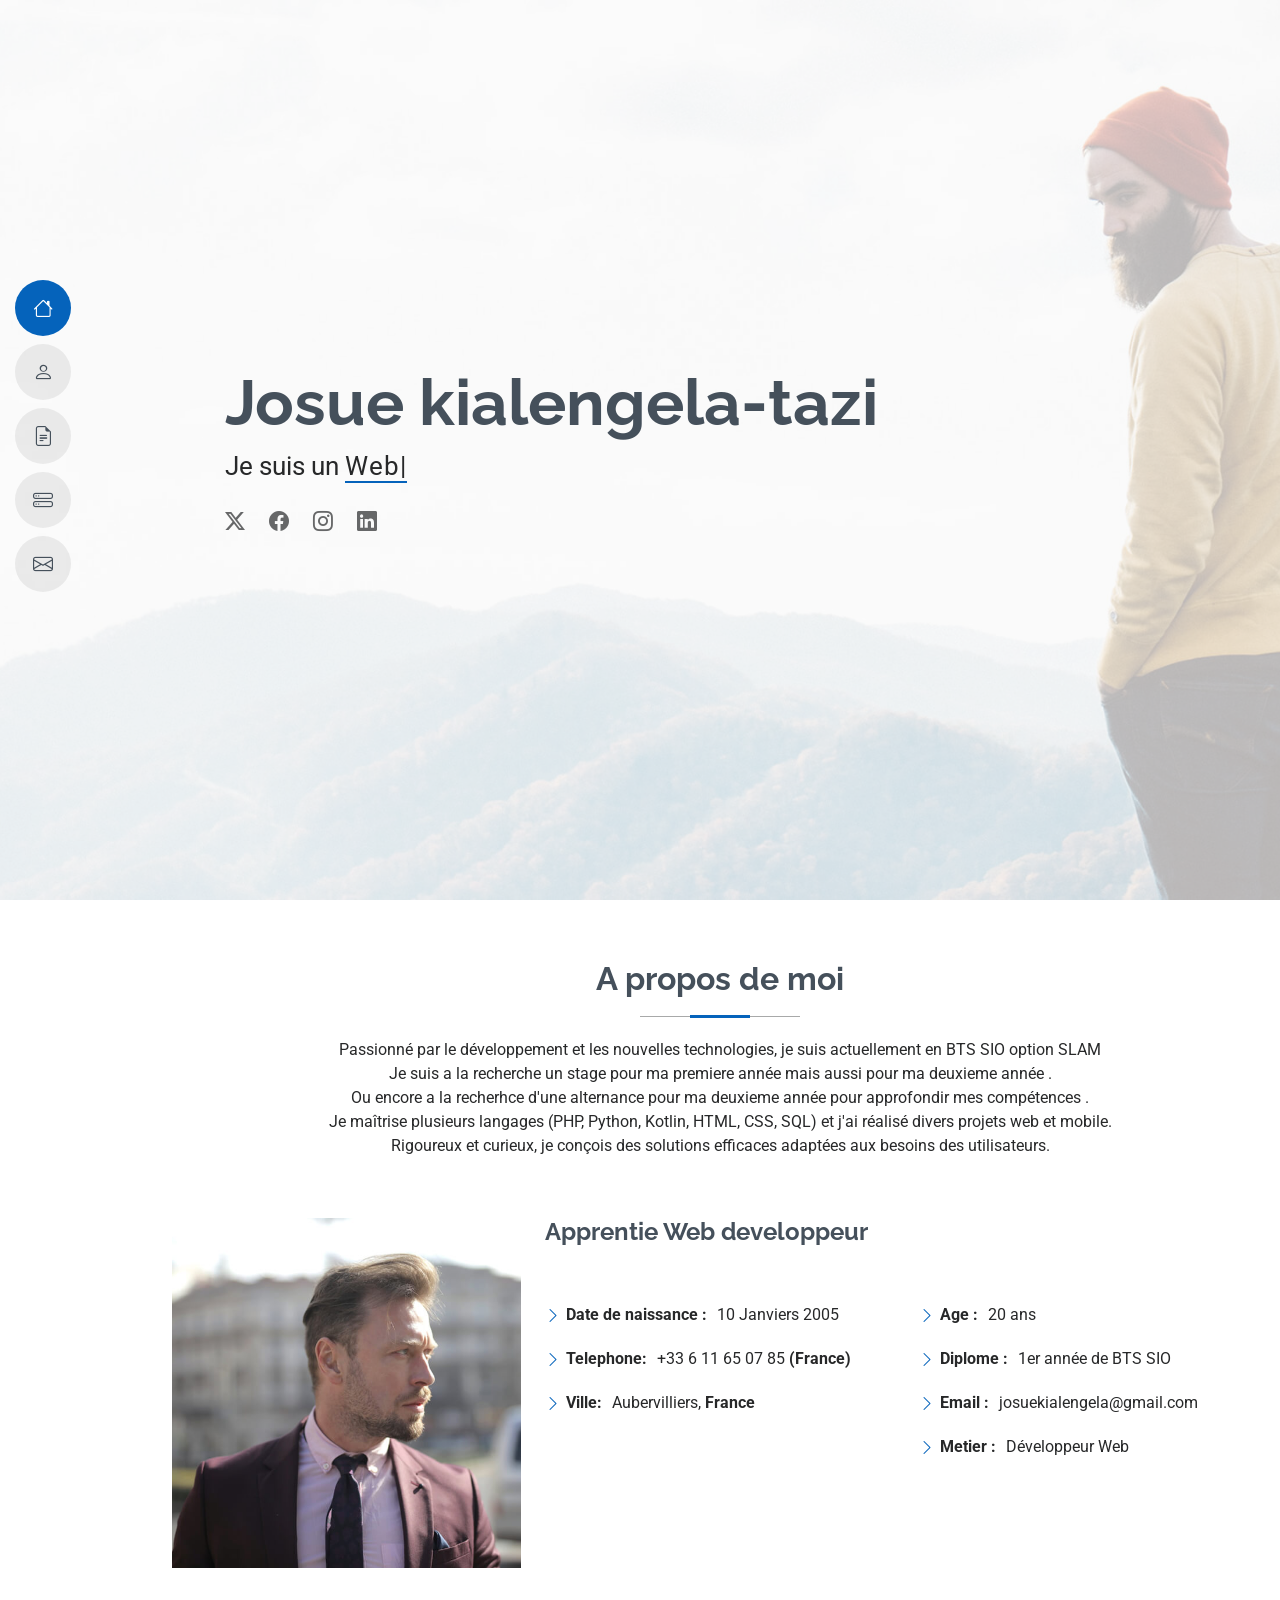
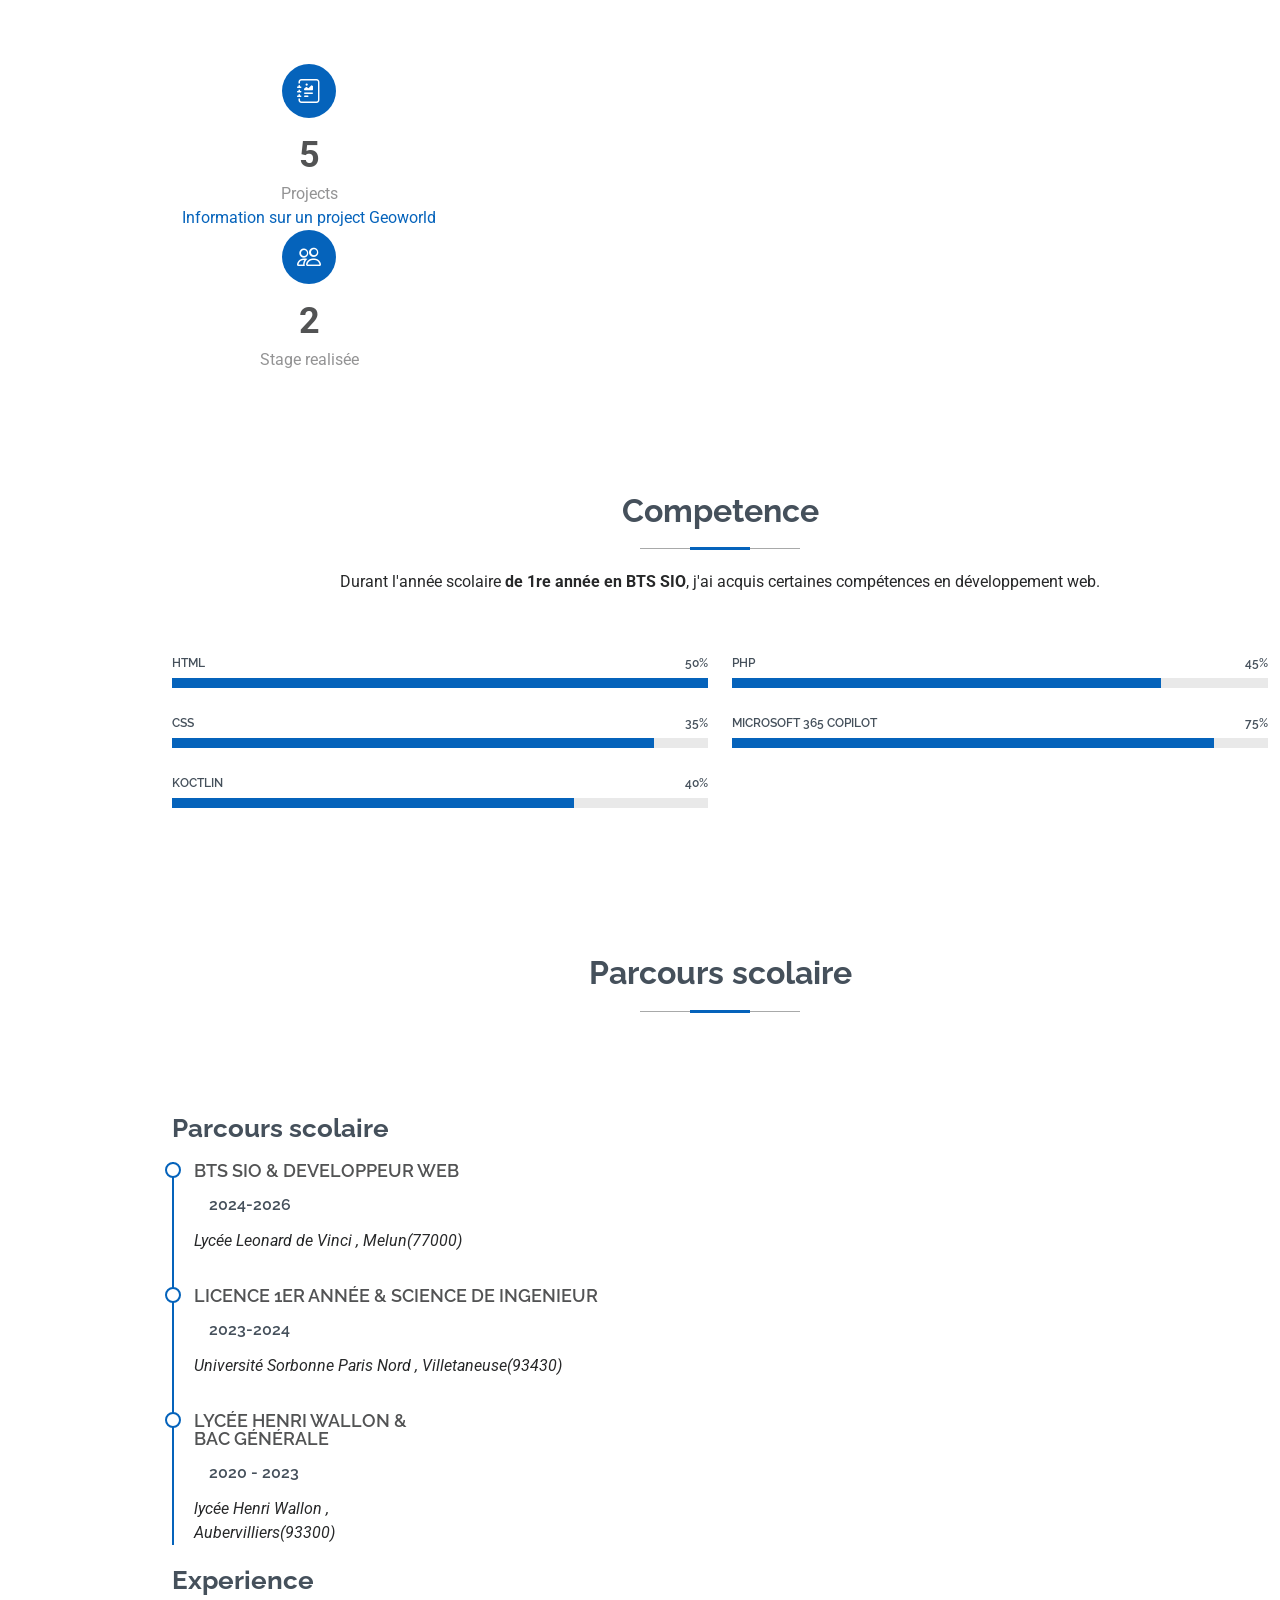
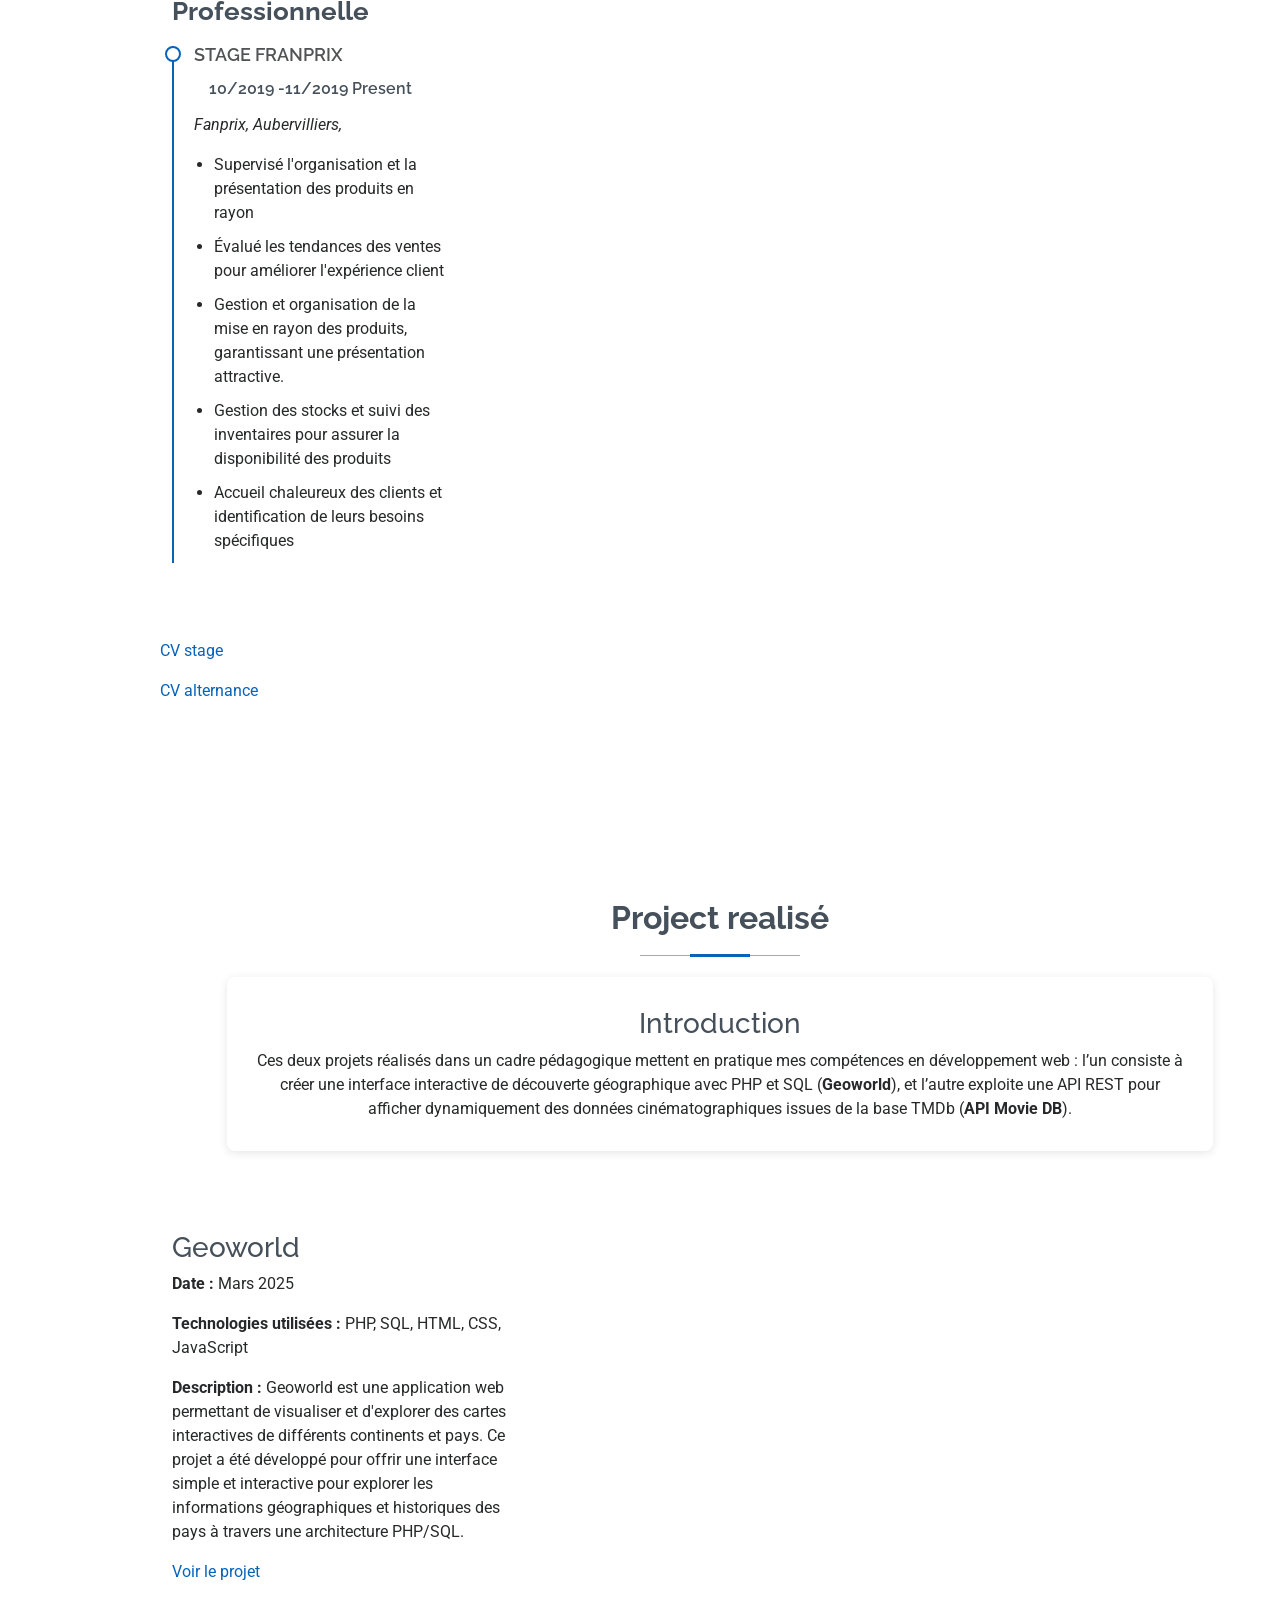
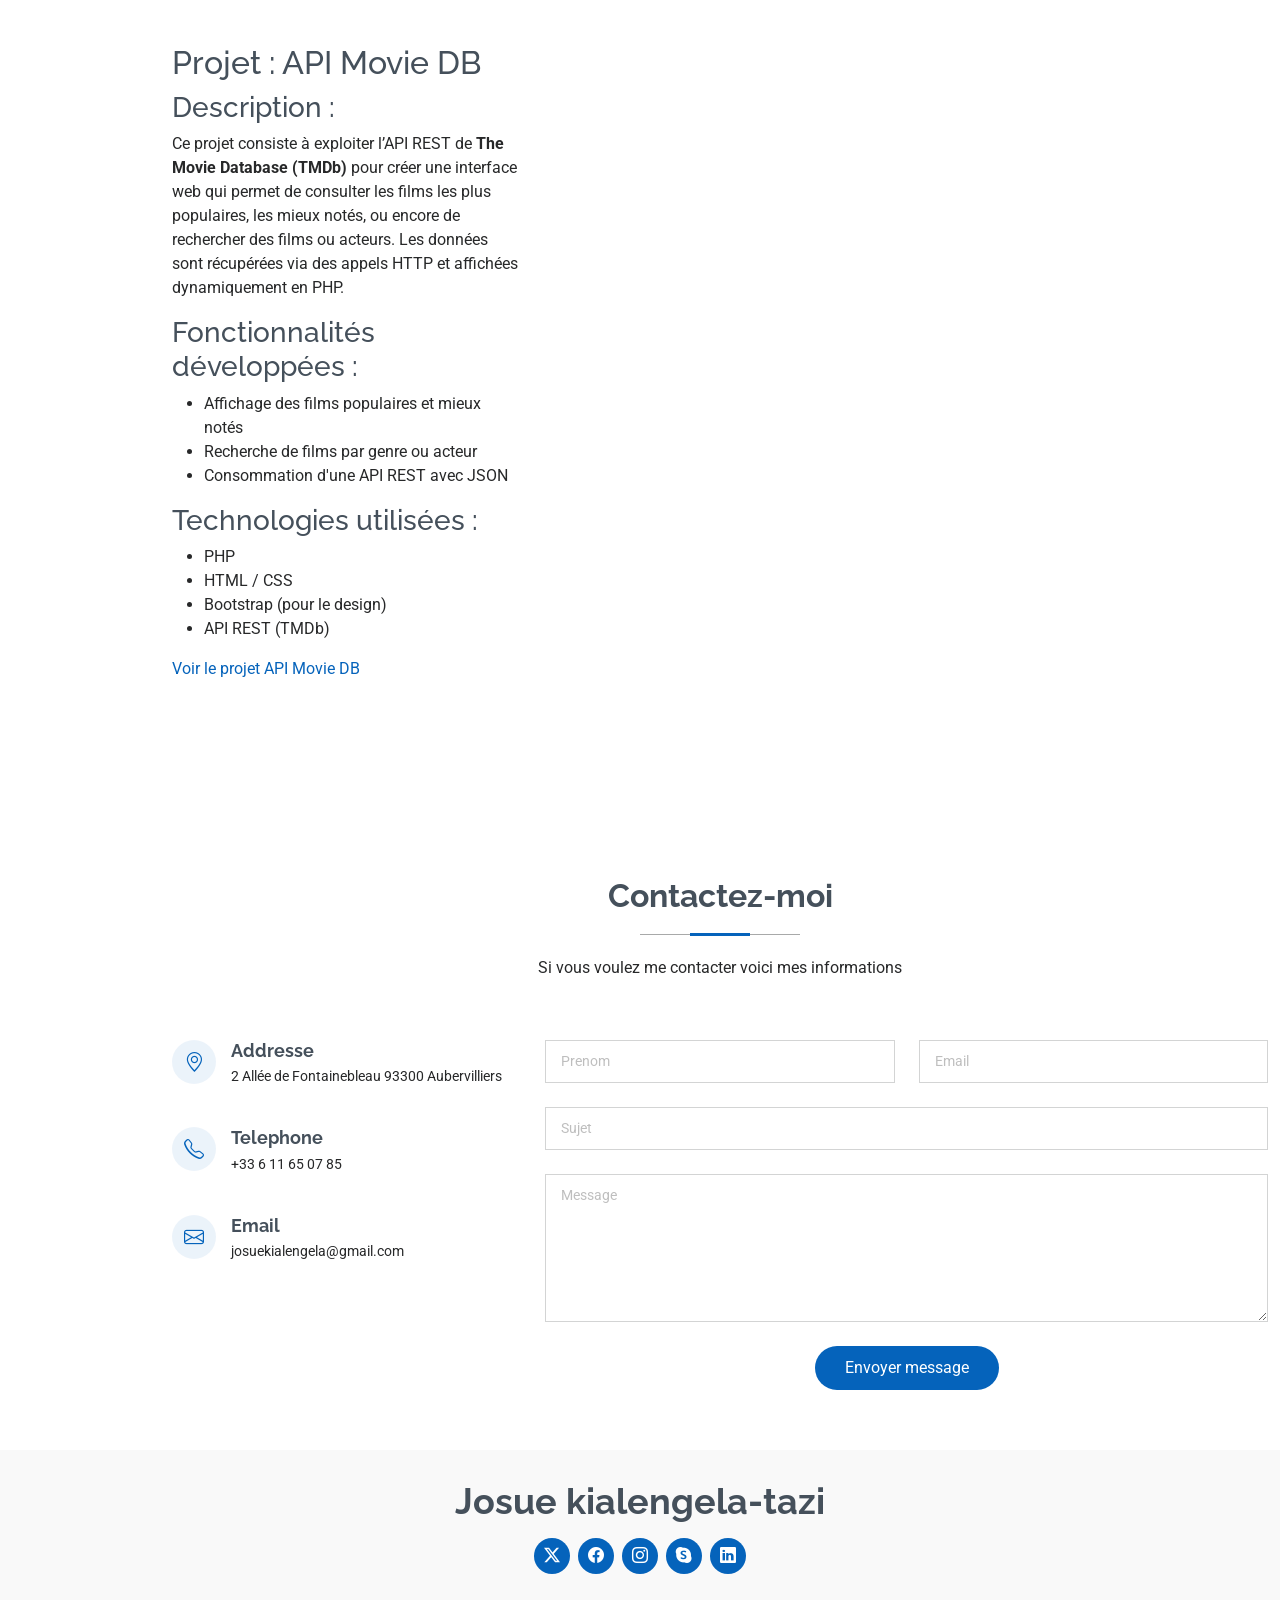
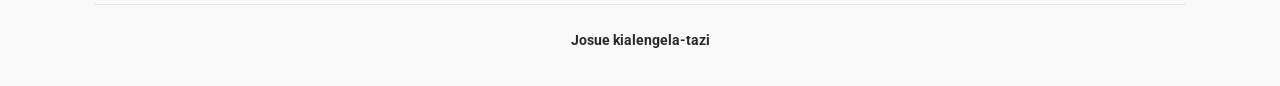
<file: index.html>
<!DOCTYPE html>
<html lang="en">

<head>
  <meta charset="utf-8">
  <meta content="width=device-width, initial-scale=1.0" name="viewport">
  <title>Mon portofolio</title>
  <meta content="" name="description">
  <meta content="" name="keywords">

  <!-- Favicons -->
  <link href="assets/img/favicon.png" rel="icon">
  <link href="assets/img/apple-touch-icon.png" rel="apple-touch-icon">

  <!-- Fonts -->
  <link href="https://fonts.googleapis.com" rel="preconnect">
  <link href="https://fonts.gstatic.com" rel="preconnect" crossorigin>
  <link href="https://fonts.googleapis.com/css2?family=Roboto:ital,wght@0,100;0,300;0,400;0,500;0,700;0,900;1,100;1,300;1,400;1,500;1,700;1,900&family=Poppins:ital,wght@0,100;0,200;0,300;0,400;0,500;0,600;0,700;0,800;0,900;1,100;1,200;1,300;1,400;1,500;1,600;1,700;1,800;1,900&family=Raleway:ital,wght@0,100;0,200;0,300;0,400;0,500;0,600;0,700;0,800;0,900;1,100;1,200;1,300;1,400;1,500;1,600;1,700;1,800;1,900&display=swap" rel="stylesheet">

  <!-- Vendor CSS Files -->
  <link href="assets/vendor/bootstrap/css/bootstrap.min.css" rel="stylesheet">
  <link href="assets/vendor/bootstrap-icons/bootstrap-icons.css" rel="stylesheet">
  <link href="assets/vendor/aos/aos.css" rel="stylesheet">
  <link href="assets/vendor/glightbox/css/glightbox.min.css" rel="stylesheet">
  <link href="assets/vendor/swiper/swiper-bundle.min.css" rel="stylesheet">

  <!-- Main CSS File -->
  <link href="assets/css/main.css" rel="stylesheet">

  <!-- =======================================================
  * Template Name: MyResume
  * Template URL: https://bootstrapmade.com/free-html-bootstrap-template-my-resume/
  * Updated: Jun 29 2024 with Bootstrap v5.3.3
  * Author: BootstrapMade.com
  * License: https://bootstrapmade.com/license/
  ======================================================== -->
</head>

<body class="index-page">

  <header id="header" class="header d-flex flex-column justify-content-center">

    <i class="header-toggle d-xl-none bi bi-list"></i>

    <nav id="navmenu" class="navmenu">
      <ul>
        <li><a href="#Accueil" class="active"><i class="bi bi-house navicon"></i><span>Accueil</span></a></li>
        <li><a href="#A propos de moi"><i class="bi bi-person navicon"></i><span>A propos de moi </span></a></li>
        <li><a href="#Parcours scolaire"><i class="bi bi-file-earmark-text navicon"></i><span>Parcours scolaire</span></a></li>
        <li><a href="#Project realisé"><i class="bi bi-hdd-stack navicon"></i><span>Projet réalisé</span></a></li>
        <li><a href="#contact"><i class="bi bi-envelope navicon"></i><span>Contact</span></a></li>
      </ul>
    </nav>

  </header>

  <main class="main">

    <!-- Hero Section -->
    <section id="Accueil" class="hero section light-background">

      <img src="assets/img/hero-bg.jpg" alt="">

      <div class="container" data-aos="zoom-out">
        <div class="row justify-content-center">
          <div class="col-lg-9">
            <h2>Josue kialengela-tazi</h2>
            <p>Je suis un <span class="typed" data-typed-items="Web Developpeur,">apprentie developpeur web </span><span class="typed-cursor typed-cursor--blink" aria-hidden="true"></span></p>
            <div class="social-links">
              <a href="#"><i class="bi bi-twitter-x"></i></a>
              <a href="#"><i class="bi bi-facebook"></i></a>
              <a href="#"><i class="bi bi-instagram"></i></a>
              <a href="https://www.linkedin.com/in/josue-kialengela-tazi-b62b952a9/"><i class="bi bi-linkedin"></i></a>
            </div>
          </div>
        </div>
      </div>

    </section><!-- /Hero Section -->

    <!-- About Section -->
    <section id="A propos de moi" class="about section">

      <!-- Section Title -->
      <div class="container section-title" data-aos="fade-up">
        <h2>A propos de moi </h2>
        <p>Passionné par le développement et les nouvelles technologies, je suis actuellement en BTS SIO option SLAM </p>
         <p>Je suis a la recherche un stage pour ma premiere année mais aussi pour ma deuxieme année .</p> 
        
         <p>Ou encore a la recherhce d'une alternance pour ma deuxieme année pour approfondir mes compétences .</p>  
         
         <p>Je maîtrise plusieurs langages (PHP, Python, Kotlin,
          HTML, CSS, SQL) et j'ai réalisé divers projets web et mobile.</p> 
          
          <p>Rigoureux et curieux, je conçois des solutions efficaces adaptées aux besoins des utilisateurs.</p>
      </div><!-- End Section Title -->

      <div class="container" data-aos="fade-up" data-aos-delay="100">

        <div class="row gy-4 justify-content-center">
          <div class="col-lg-4">
            <img src="assets/img/profile-img.jpg" class="img-fluid" alt="">
          </div>
          <div class="col-lg-8 content">
            <h2> Apprentie Web developpeur</h2>
            <p class="fst-italic py-3">
              
            <div class="row">
              <div class="col-lg-6">
                <ul>
                  <li><i class="bi bi-chevron-right"></i> <strong>Date de naissance :</strong> <span>10 Janviers 2005</span></li>
                  
                  <li><i class="bi bi-chevron-right"></i> <strong>Telephone:</strong> <span>+33 6 11 65 07 85 <strong>(France)</strong></span></li>
                  <li><i class="bi bi-chevron-right"></i> <strong>Ville:</strong> <span>Aubervilliers, <strong>France</strong></span></li>
                </ul>
              </div>
              <div class="col-lg-6">
                <ul>
                  <li><i class="bi bi-chevron-right"></i> <strong>Age :</strong> <span>20 ans</span></li>
                  <li><i class="bi bi-chevron-right"></i> <strong>Diplome :</strong> <span>1er année de BTS SIO</strong></span></li>
                  <li><i class="bi bi-chevron-right"></i> <strong>Email :</strong> <span>josuekialengela@gmail.com</span></li>
                  <li><i class="bi bi-chevron-right"></i> <strong>Metier :</strong> <span> Développeur Web</span></li>
                </ul>
              </div>
            </div>
            <p class="py-3">
            </p>
          </div>
        </div>

      </div>

    </section><!-- /About Section -->

    <!-- Stats Section -->
    <section id="stats" class="stats section">

      <div class="container" data-aos="fade-up" data-aos-delay="100">

        <div class="row gy-4">

         
          </div><!-- End Stats Item -->

          <div class="col-lg-3 col-md-6 d-flex flex-column align-items-center">
            <i class="bi bi-journal-richtext"></i>
            <div class="stats-item">
              <span data-purecounter-start="0" data-purecounter-end="5" data-purecounter-duration="1" class="purecounter"></span>
              <p>Projects</p>
            </div>
            <a href="https://github.com/Josue4231/geoworld">Information sur un project Geoworld</a>


          </div><!-- End Stats Item -->

          

          <div class="col-lg-3 col-md-6 d-flex flex-column align-items-center">
            <i class="bi bi-people"></i>
            <div class="stats-item">
              <span data-purecounter-start="0" data-purecounter-end="2" data-purecounter-duration="1" class="purecounter"></span>
              <p>Stage realisée</p>
            </div>
          </div><!-- End Stats Item -->

        </div>

      </div>

    </section><!-- /Stats Section -->

    <!-- Skills Section -->
    <section id="skills" class="skills section">

      <!-- Section Title -->
      <div class="container section-title" data-aos="fade-up">
        <h2>Competence</h2>
        <p>Durant l'année scolaire <strong>de 1re année en BTS SIO</strong>, j'ai acquis certaines compétences en développement web.</p>

      </div><!-- End Section Title -->

      <div class="container" data-aos="fade-up" data-aos-delay="100">

        <div class="row skills-content skills-animation">

          <div class="col-lg-6">

            <div class="progress">
              <span class="skill"><span>HTML</span> <i class="val">50%</i></span>
              <div class="progress-bar-wrap">
                <div class="progress-bar" role="progressbar" aria-valuenow="100" aria-valuemin="0" aria-valuemax="100"></div>
              </div>
            </div><!-- End Skills Item -->

            <div class="progress">
              <span class="skill"><span>CSS</span> <i class="val">35%</i></span>
              <div class="progress-bar-wrap">
                <div class="progress-bar" role="progressbar" aria-valuenow="90" aria-valuemin="0" aria-valuemax="100"></div>
              </div>
            </div><!-- End Skills Item -->

            <div class="progress">
              <span class="skill"><span>Koctlin</span> <i class="val">40%</i></span>
              <div class="progress-bar-wrap">
                <div class="progress-bar" role="progressbar" aria-valuenow="75" aria-valuemin="0" aria-valuemax="100"></div>
              </div>
            </div><!-- End Skills Item -->

          </div>

          <div class="col-lg-6">

            <div class="progress">
              <span class="skill"><span>PHP</span> <i class="val">45%</i></span>
              <div class="progress-bar-wrap">
                <div class="progress-bar" role="progressbar" aria-valuenow="80" aria-valuemin="0" aria-valuemax="100"></div>
              </div>
            </div><!-- End Skills Item -->

            <div class="progress">
              <span class="skill"><span>Microsoft 365 copilot</span> <i class="val">75%</i></span>
              <div class="progress-bar-wrap">
                <div class="progress-bar" role="progressbar" aria-valuenow="90" aria-valuemin="0" aria-valuemax="100"></div>
              </div>
            </div><!-- End Skills Item -->

            
            </div><!-- End Skills Item -->

          </div>

        </div>

      </div>

    </section><!-- /Skills Section -->

    <!-- Resume Section -->
    <section id="Parcours scolaire" class="resume section">

      <!-- Section Title -->
      <div class="container section-title" data-aos="fade-up">
        <h2>Parcours scolaire</h2>
            </div><!-- End Section Title -->

      <div class="container">

        <div class="row">

          
            </div><!-- Edn Resume Item -->
            <div class="col-lg-6" data-aos="fade-up" data-aos-delay="100"></div>
            <h3 class="resume-title">Parcours scolaire</h3>
            <div class="resume-item">
              <h4>BTS SIO &amp; Developpeur Web</h4>
              <h5>2024-2026</h5>
              <p><em>Lycée Leonard de Vinci , Melun(77000)</em></p>
              
            </div><!-- Edn Resume Item -->
            <div class="col-lg-6" data-aos="fade-up" data-aos-delay="100">
            <div class="resume-item">
              <h4>Licence 1er année &amp; Science de ingenieur</h4>
              <h5>2023-2024</h5>
              <p><em>Université Sorbonne  Paris Nord , Villetaneuse(93430)</em></p>
                        </div>
            <div class="col-lg-6" data-aos="fade-up" data-aos-delay="100">
            <div class="resume-item">
              <h4>lycée Henri Wallon &amp; Bac Générale</h4>
              <h5>2020 - 2023</h5>
              <p><em>lycée Henri Wallon , Aubervilliers(93300)</em></p>
            </div>
            <!-- Edn Resume Item -->
            

          </div>

          <div class="col-lg-6" data-aos="fade-up" data-aos-delay="200">
            <h3 class="resume-title"> Experience Professionnelle </h3>
            <div class="resume-item">
              <h4>Stage Franprix</h4>
              <h5>10/2019 -11/2019 Present</h5>
              <p><em>Fanprix, Aubervilliers, </em></p>
              <ul>
                <li>Supervisé l'organisation et la présentation des produits en rayon </li>
                <li>Évalué les tendances des ventes pour améliorer l'expérience client</li>
                <li>Gestion et organisation de la mise en rayon des produits, garantissant une présentation attractive.</li>
                <li>Gestion des stocks et suivi des inventaires pour assurer la disponibilité des produits</li>
                <li>Accueil chaleureux des clients et identification de leurs besoins spécifiques</li>
              </ul>
            </div><!-- Edn Resume Item -->

            
            </div><!-- Edn Resume Item -->

          </div>

        </div>

      </div>

    </section><!-- /Resume Section -->
    <p><a href ="assets/img/JosueCV (6).pdf"> CV stage</a></p>
    
    <p><a href ="assets/img/JosueCVAlternance.pdf"> CV alternance</a></p> 

    <!-- <p><a href ="/home/josue/public_html/Myportofolio1/assets/img/Lettre de motivation.pdf"> Lettre de motivation</a></p> -->



    <!-- Portfolio Section -->
    <section id="portfolio" class="portfolio section">

      <!-- Section Title -->
      

      </div>

    </section><!-- /Portfolio Section -->

    <!-- Services Section -->
    <section id="Project realisé" class="services section">

      <!-- Section Title -->
      <div class="container section-title" data-aos="fade-up">
        <h2>Project realisé</h2>
        <section id="introduction" style="padding: 30px; background-color: #ffffff; margin: 20px auto; width: 90%; max-width: 1000px; border-radius: 8px; box-shadow: 0 2px 10px rgba(0,0,0,0.1);">
          <h3>Introduction</h3>
          <p>
              Ces deux projets réalisés dans un cadre pédagogique mettent en pratique mes compétences en développement web :
              l’un consiste à créer une interface interactive de découverte géographique avec PHP et SQL (<strong>Geoworld</strong>),
              et l’autre exploite une API REST pour afficher dynamiquement des données cinématographiques issues de la base TMDb (<strong>API Movie DB</strong>).
          </p>
      </section>
      </div><!-- End Section Title -->

      <div class="container">

        <div class="row gy-4">

          <div class="col-lg-4 col-md-6" data-aos="fade-up" data-aos-delay="100">
            <div class="project realisé">
              <h3>Geoworld</h3>
              <p><strong>Date : </strong> Mars 2025</p>
              <p><strong>Technologies utilisées :</strong> PHP, SQL, HTML, CSS, JavaScript</p>
              <p><strong>Description :</strong> Geoworld est une application web permettant de visualiser et d'explorer des cartes interactives de différents continents et pays. Ce projet a été développé pour offrir une interface simple et interactive pour explorer les informations géographiques et historiques des pays à travers une architecture PHP/SQL.</p>
              <a href="https://github.com/Josue4231/geoworld">Voir le projet</a>
          </div>
          <section id="apimovie" class="project">
            <h2>Projet : API Movie DB</h2>
            <h3>Description :</h3>
            <p>
                Ce projet consiste à exploiter l’API REST de <strong>The Movie Database (TMDb)</strong> pour créer une interface web qui permet de consulter les films les plus populaires, les mieux notés, ou encore de rechercher des films ou acteurs. Les données sont récupérées via des appels HTTP et affichées dynamiquement en PHP.
            </p>
            <h3>Fonctionnalités développées :</h3>
            <ul>
                <li>Affichage des films populaires et mieux notés</li>
                <li>Recherche de films par genre ou acteur</li>
                <li>Consommation d'une API REST avec JSON</li>
            </ul>
            <h3>Technologies utilisées :</h3>
            <ul>
                <li>PHP</li>
                <li>HTML / CSS</li>
                <li>Bootstrap (pour le design)</li>
                <li>API REST (TMDb)</li>
            </ul>
            <p><a href="https://github.com/Josue4231/geoworld">Voir le projet API Movie DB</a></p>
        </section>

    </section><!-- /Services Section -->

    


    <!-- Contact Section -->
    <section id="contact" class="contact section">

      <!-- Section Title -->
      <div class="container section-title" data-aos="fade-up">
        <h2>Contactez-moi</h2>
        <p>Si vous voulez me contacter voici mes informations </p>
      </div><!-- End Section Title -->

      <div class="container" data-aos="fade" data-aos-delay="100">

        <div class="row gy-4">

          <div class="col-lg-4">
            <div class="info-item d-flex" data-aos="fade-up" data-aos-delay="200">
              <i class="bi bi-geo-alt flex-shrink-0"></i>
              <div>
                <h3>Addresse</h3>
                <p>2 Allée de Fontainebleau 93300 Aubervilliers </p>
              </div>
            </div><!-- End Info Item -->

            <div class="info-item d-flex" data-aos="fade-up" data-aos-delay="300">
              <i class="bi bi-telephone flex-shrink-0"></i>
              <div>
                <h3>Telephone</h3>
                <p>+33 6 11 65 07 85</p>
              </div>
            </div><!-- End Info Item -->

            <div class="info-item d-flex" data-aos="fade-up" data-aos-delay="400">
              <i class="bi bi-envelope flex-shrink-0"></i>
              <div>
                <h3>Email</h3>
                <p>josuekialengela@gmail.com</p>
              </div>
            </div><!-- End Info Item -->

          </div>

          <div class="col-lg-8">
            <form action="forms/contact.php" method="post" class="php-email-form" data-aos="fade-up" data-aos-delay="200">
              <div class="row gy-4">

                <div class="col-md-6">
                  <input type="text" name="name" class="form-control" placeholder="Prenom" required="">
                </div>

                <div class="col-md-6 ">
                  <input type="email" class="form-control" name="email" placeholder="Email" required="">
                </div>

                <div class="col-md-12">
                  <input type="text" class="form-control" name="subject" placeholder="Sujet" required="">
                </div>

                <div class="col-md-12">
                  <textarea class="form-control" name="message" rows="6" placeholder="Message" required=""></textarea>
                </div>

                <div class="col-md-12 text-center">
                  <div class="loading">Loading</div>
                  <div class="error-message"></div>
                  <div class="sent-message">Votre message a été envoyé. Merci </div>

                  <button type="submit">Envoyer message</button>
                </div>

              </div>
            </form>
          </div><!-- End Contact Form -->

        </div>

      </div>

    </section><!-- /Contact Section -->

  </main>

  <footer id="footer" class="footer position-relative light-background">
    <div class="container">
      <h3 class="sitename">Josue kialengela-tazi</h3>
      
      <div class="social-links d-flex justify-content-center">
        <a href=""><i class="bi bi-twitter-x"></i></a>
        <a href=""><i class="bi bi-facebook"></i></a>
        <a href=""><i class="bi bi-instagram"></i></a>
        <a href=""><i class="bi bi-skype"></i></a>
        <a href=""><i class="bi bi-linkedin"></i></a>
      </div>
      <div class="container">
        <div class="copyright">
          <strong class="px-1 sitename">Josue kialengela-tazi</strong> 
        </div>
        <div class="credits">
          
        
        </div>
      </div>
    </div>
  </footer>

  <!-- Scroll Top -->
  <a href="#" id="scroll-top" class="scroll-top d-flex align-items-center justify-content-center"><i class="bi bi-arrow-up-short"></i></a>

  <!-- Preloader -->
  <div id="preloader"></div>

  <!-- Vendor JS Files -->
  <script src="assets/vendor/bootstrap/js/bootstrap.bundle.min.js"></script>
  <script src="assets/vendor/php-email-form/validate.js"></script>
  <script src="assets/vendor/aos/aos.js"></script>
  <script src="assets/vendor/typed.js/typed.umd.js"></script>
  <script src="assets/vendor/purecounter/purecounter_vanilla.js"></script>
  <script src="assets/vendor/waypoints/noframework.waypoints.js"></script>
  <script src="assets/vendor/glightbox/js/glightbox.min.js"></script>
  <script src="assets/vendor/imagesloaded/imagesloaded.pkgd.min.js"></script>
  <script src="assets/vendor/isotope-layout/isotope.pkgd.min.js"></script>
  <script src="assets/vendor/swiper/swiper-bundle.min.js"></script>

  <!-- Main JS File -->
  <script src="assets/js/main.js"></script>

</body>

</html>
<!-- test push -->
</file>
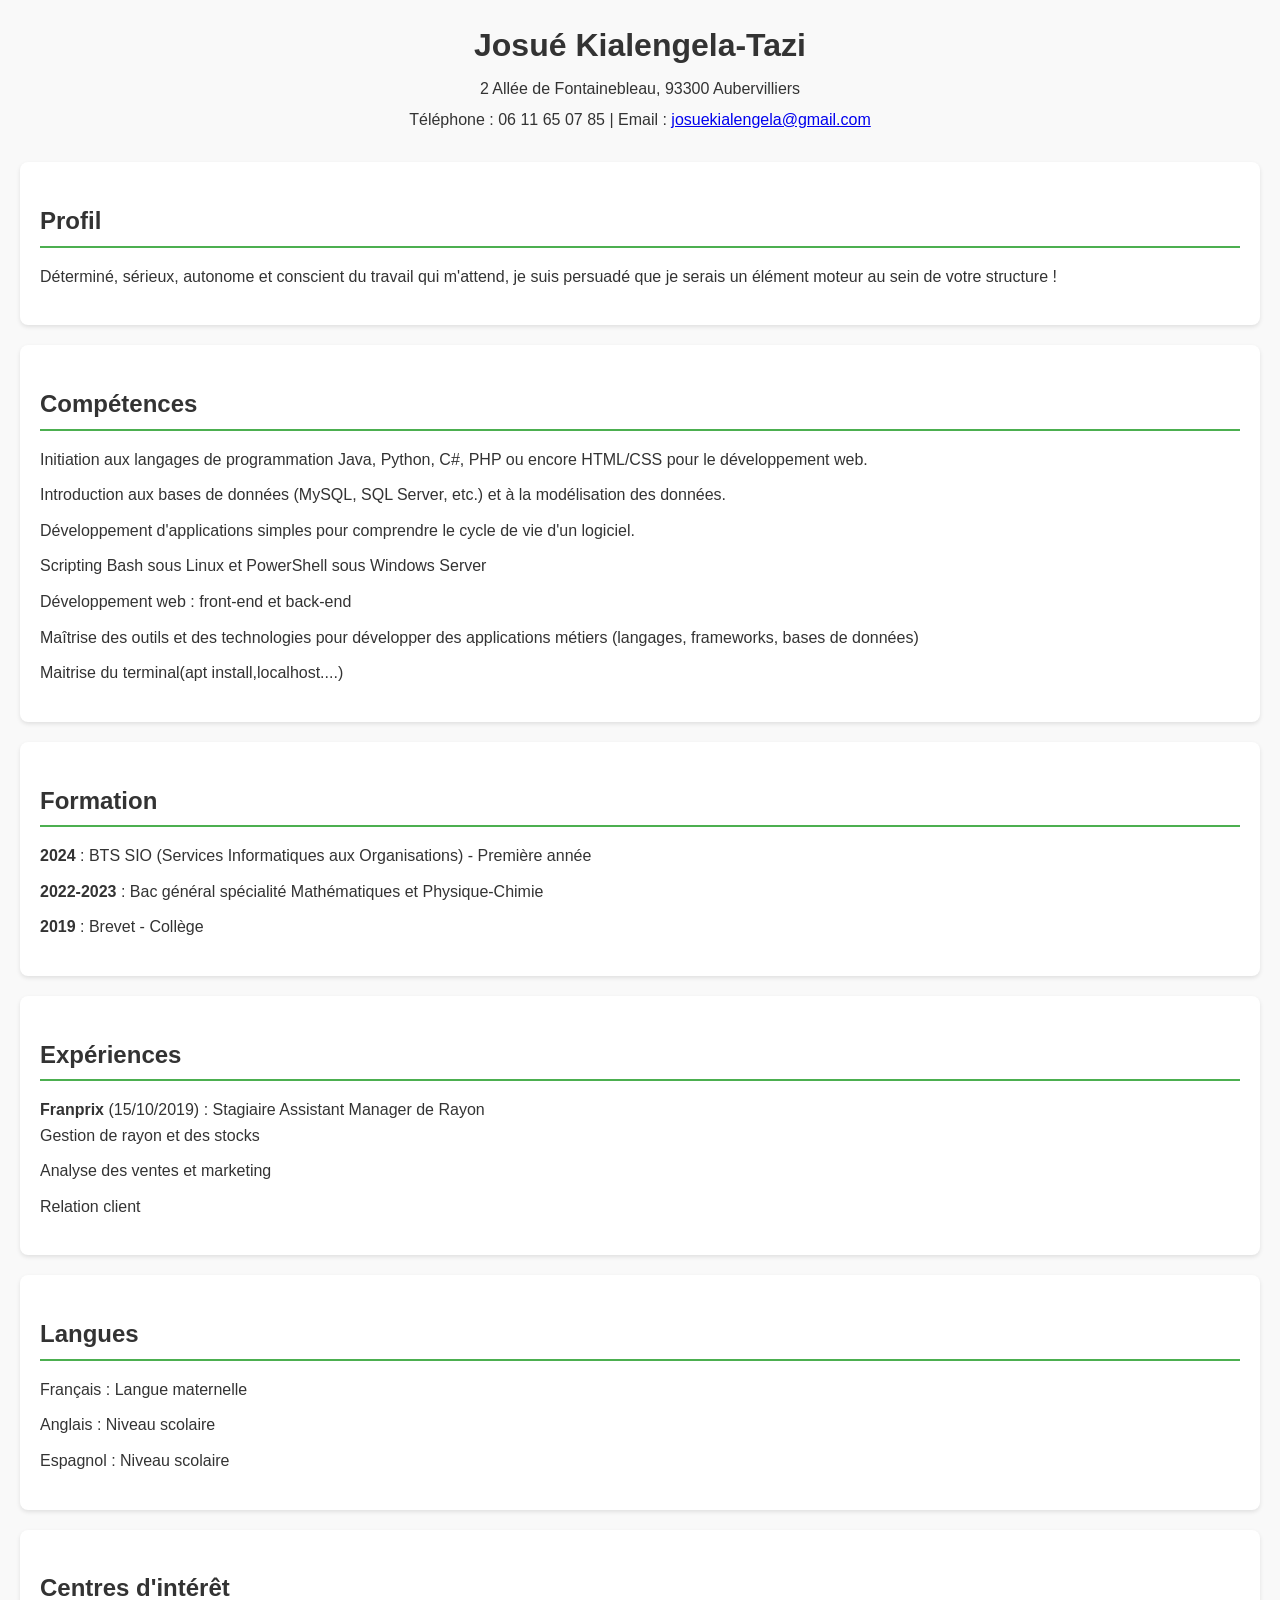
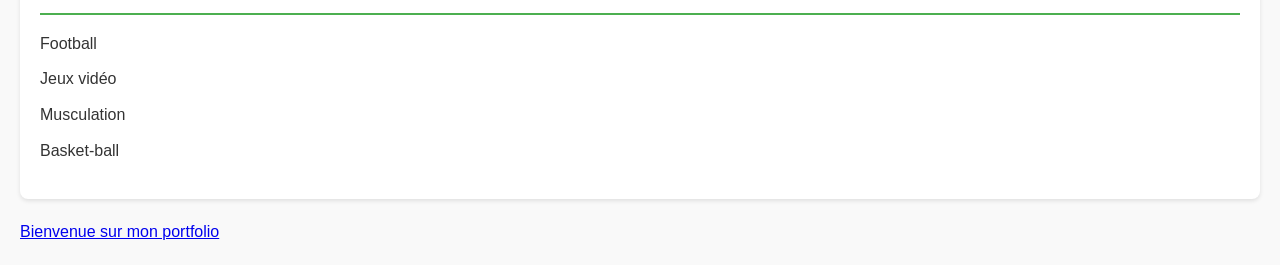
<file: CV.html>
<!DOCTYPE html>
<html lang="fr">
<head>
    <meta charset="UTF-8">
    <meta name="viewport" content="width=device-width, initial-scale=1.0">
    <title>CV - Josué Kialengela-Tazi</title>
    <style>
        body {
            font-family: Arial, sans-serif;
            margin: 20px;
            line-height: 1.6;
            background-color: #f9f9f9;
            color: #333;
        }
        header {
            text-align: center;
            margin-bottom: 30px;
        }
        header h1 {
            font-size: 2em;
            margin: 0;
        }
        header p {
            margin: 5px 0;
        }
        section {
            background-color: #fff;
            padding: 20px;
            margin-bottom: 20px;
            border-radius: 8px;
            box-shadow: 0 2px 4px rgba(0, 0, 0, 0.1);
        }
        section h2 {
            font-size: 1.5em;
            border-bottom: 2px solid #4CAF50;
            padding-bottom: 5px;
            margin-bottom: 15px;
        }
        ul {
            list-style-type: none;
            padding: 0;
        }
        ul li {
            margin-bottom: 10px;
        }
        .contact-info {
            text-align: center;
            margin-bottom: 30px;
        }
        .contact-info p {
            margin: 5px 0;
        }
    </style>
</head>
<body>

<header>
    <h1>Josué Kialengela-Tazi</h1>
    <p>2 Allée de Fontainebleau, 93300 Aubervilliers</p>
    <p>Téléphone : 06 11 65 07 85 | Email : <a href="mailto:josuekialengela@gmail.com">josuekialengela@gmail.com</a></p>
</header>

<section>
    <h2>Profil</h2>
    <p>
        Déterminé, sérieux, autonome et conscient du travail qui m'attend, je suis persuadé que je serais un élément moteur
        au sein de votre structure !
    </p>
</section>

<section>
    <h2>Compétences</h2>
    <ul>
        <li>Initiation aux langages de programmation Java,  Python, C#, PHP ou encore HTML/CSS pour le développement web.</li>
        <li>Introduction aux bases de données (MySQL, SQL Server, etc.) et à la modélisation des données.</li>
        <li>Développement d'applications simples pour comprendre le cycle de vie d'un logiciel.</li>
        <li>Scripting Bash sous Linux et PowerShell sous Windows Server</li>
        <li>Développement web : front-end et back-end</li>
        <li>Maîtrise des outils et des technologies pour développer des applications métiers (langages, frameworks, bases de données)</li>
        <li>Maitrise du terminal(apt install,localhost....)</li>
    
    </ul>
</section>

<section>
    <h2>Formation</h2>
    <ul>
        <li><strong>2024</strong> : BTS SIO (Services Informatiques aux Organisations) - Première année</li>
        <li><strong>2022-2023</strong> : Bac général spécialité Mathématiques et Physique-Chimie</li>
        <li><strong>2019</strong> : Brevet - Collège</li>
    </ul>
</section>

<section>
    <h2>Expériences</h2>
    <ul>
        <li><strong>Franprix</strong> (15/10/2019) : Stagiaire Assistant Manager de Rayon
            <ul>
                <li>Gestion de rayon et des stocks</li>
                <li>Analyse des ventes et marketing</li>
                <li>Relation client</li>
            </ul>
        </li>
    </ul>
</section>

<section>
    <h2>Langues</h2>
    <ul>
        <li>Français : Langue maternelle</li>
        <li>Anglais : Niveau scolaire</li>
        <li>Espagnol : Niveau scolaire</li>
    </ul>
</section>

<section>
    <h2>Centres d'intérêt</h2>
    <ul>
        <li>Football</li>
        <li>Jeux vidéo</li>
        <li>Musculation</li>
        <li>Basket-ball</li>
    </ul>
</section>
<p><a href="stage.htML">Bienvenue sur mon portfolio</a></p>
</body>
</html>
</file>
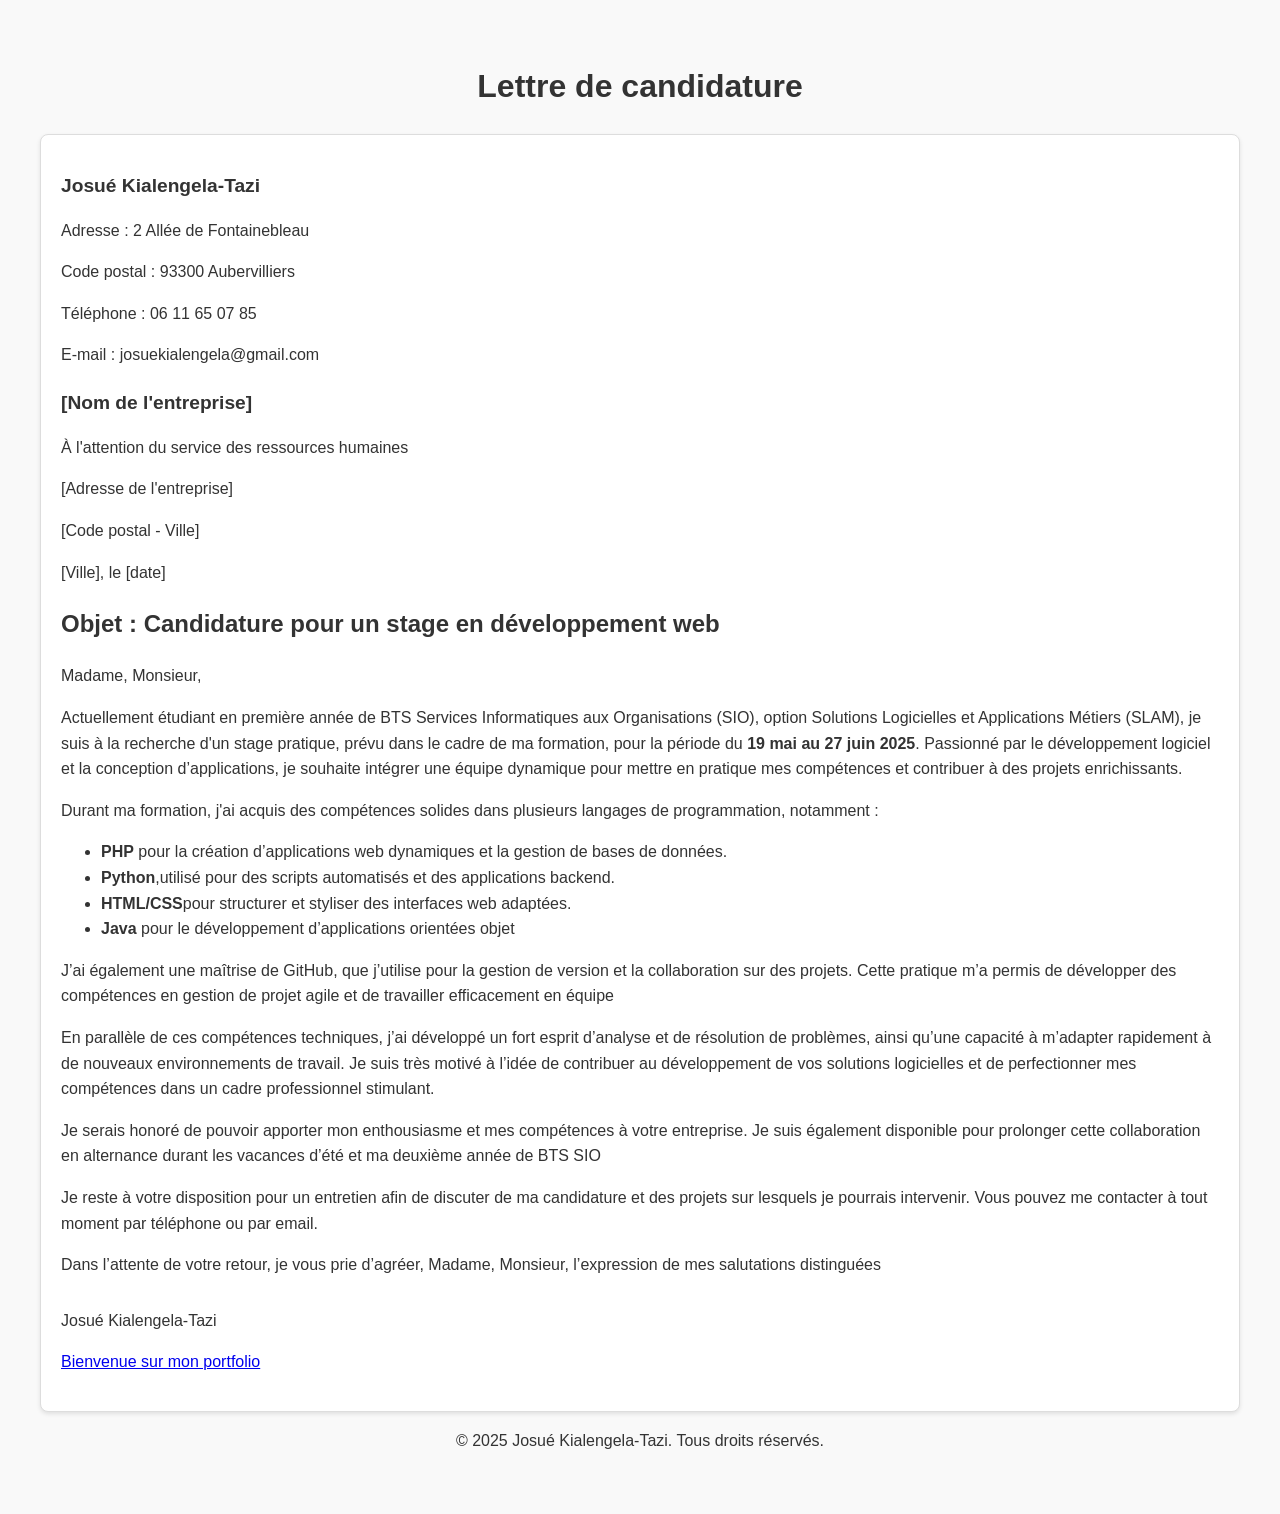
<file: lettre-de-motivation.html>
<!DOCTYPE html>
<html lang="fr">
<head>
    <meta charset="UTF-8">
    <meta name="viewport" content="width=device-width, initial-scale=1.0">
    <title>Candidature - Josué Kialengela-Tazi</title>
    <style>
        body {
            font-family: Arial, sans-serif;
            line-height: 1.6;
            margin: 20px;
            padding: 20px;
            background-color: #f9f9f9;
            color: #333;
        }
        header, footer {
            text-align: center;
            margin-bottom: 20px;
        }
        section {
            background-color: #fff;
            border: 1px solid #ddd;
            padding: 20px;
            border-radius: 8px;
            box-shadow: 0 2px 4px rgba(0, 0, 0, 0.1);
        }
        .contact-info, .company-info {
            margin-bottom: 20px;
        }
        .contact-info h2, .company-info h2 {
            font-size: 1.2em;
            margin-bottom: 8px;
        }
        .signature {
            margin-top: 30px;
            text-align: left;
        }
    </style>
</head>
<body>

<header>
    <h1>Lettre de candidature</h1>
</header>

<section>
    <div class="contact-info">
        <h2>Josué Kialengela-Tazi</h2>
        <p>Adresse : 2 Allée de Fontainebleau</p>
        <p>Code postal : 93300 Aubervilliers</p>
        <p>Téléphone : 06 11 65 07 85</p>
        <p>E-mail : josuekialengela@gmail.com</p>
    </div>

    <div class="company-info">
        <h2>[Nom de l'entreprise]</h2>
        <p>À l'attention du service des ressources humaines</p>
        <p>[Adresse de l'entreprise]</p>
        <p>[Code postal - Ville]</p>
        <p>[Ville], le [date]</p>
    </div>

    <div class="content">
        <h2>Objet : Candidature pour un stage en développement web </h2>
        <p>Madame, Monsieur,</p>
        <p>
            Actuellement étudiant en première année de BTS Services Informatiques aux Organisations (SIO), option Solutions Logicielles et Applications Métiers (SLAM), je suis à la recherche d'un stage pratique, prévu dans le cadre de ma formation, pour la période du <strong> 19 mai au 27 juin 2025</strong>. 
            Passionné par le développement logiciel et la conception d’applications, je souhaite intégrer une équipe dynamique pour mettre en pratique mes compétences et contribuer à des projets enrichissants.
        </p>
        <p>Durant ma formation, j'ai acquis des compétences solides dans plusieurs langages de programmation, notamment :</p>
        <ul>
            <li><strong>PHP</strong> pour la création d’applications web dynamiques et la gestion de bases de données. </li>
            <li><strong>Python</strong>,utilisé pour des scripts automatisés et des applications backend. </li>
            <li><strong>HTML/CSS</strong>pour structurer et styliser des interfaces web adaptées.</li>
            <li><strong>Java</strong> pour le développement d’applications orientées objet</li>
        </ul>

        <p>J’ai également une maîtrise de GitHub, que j’utilise pour la gestion de version et la collaboration sur des projets. Cette pratique m’a permis de développer des compétences en gestion de projet agile et de travailler efficacement en équipe</p>
        <p>En parallèle de ces compétences techniques, j’ai développé un fort esprit d’analyse et de résolution de problèmes, ainsi qu’une capacité à m’adapter rapidement à de nouveaux environnements de travail. Je suis très motivé à l’idée de contribuer au développement de vos solutions logicielles et de perfectionner mes compétences dans un cadre professionnel stimulant.</p>
        <p>Je serais honoré de pouvoir apporter mon enthousiasme et mes compétences à votre entreprise. Je suis également disponible pour prolonger cette collaboration en alternance durant les vacances d’été et ma deuxième année de BTS SIO</p>
        <p>Je reste à votre disposition pour un entretien afin de discuter de ma candidature et des projets sur lesquels je pourrais intervenir. Vous pouvez me contacter à tout moment par téléphone ou par email.</p>
        <p>Dans l’attente de votre retour, je vous prie d’agréer, Madame, Monsieur, l’expression de mes salutations distinguées</p>
    </div>

    <div class="signature">
        <p>Josué Kialengela-Tazi</p>
        <p><a href="stage.htML">Bienvenue sur mon portfolio</a></p>
    </div>
</section>

<footer>
    <p>&copy; 2025 Josué Kialengela-Tazi. Tous droits réservés.</p>
</footer>

</body>
</html>
</file>
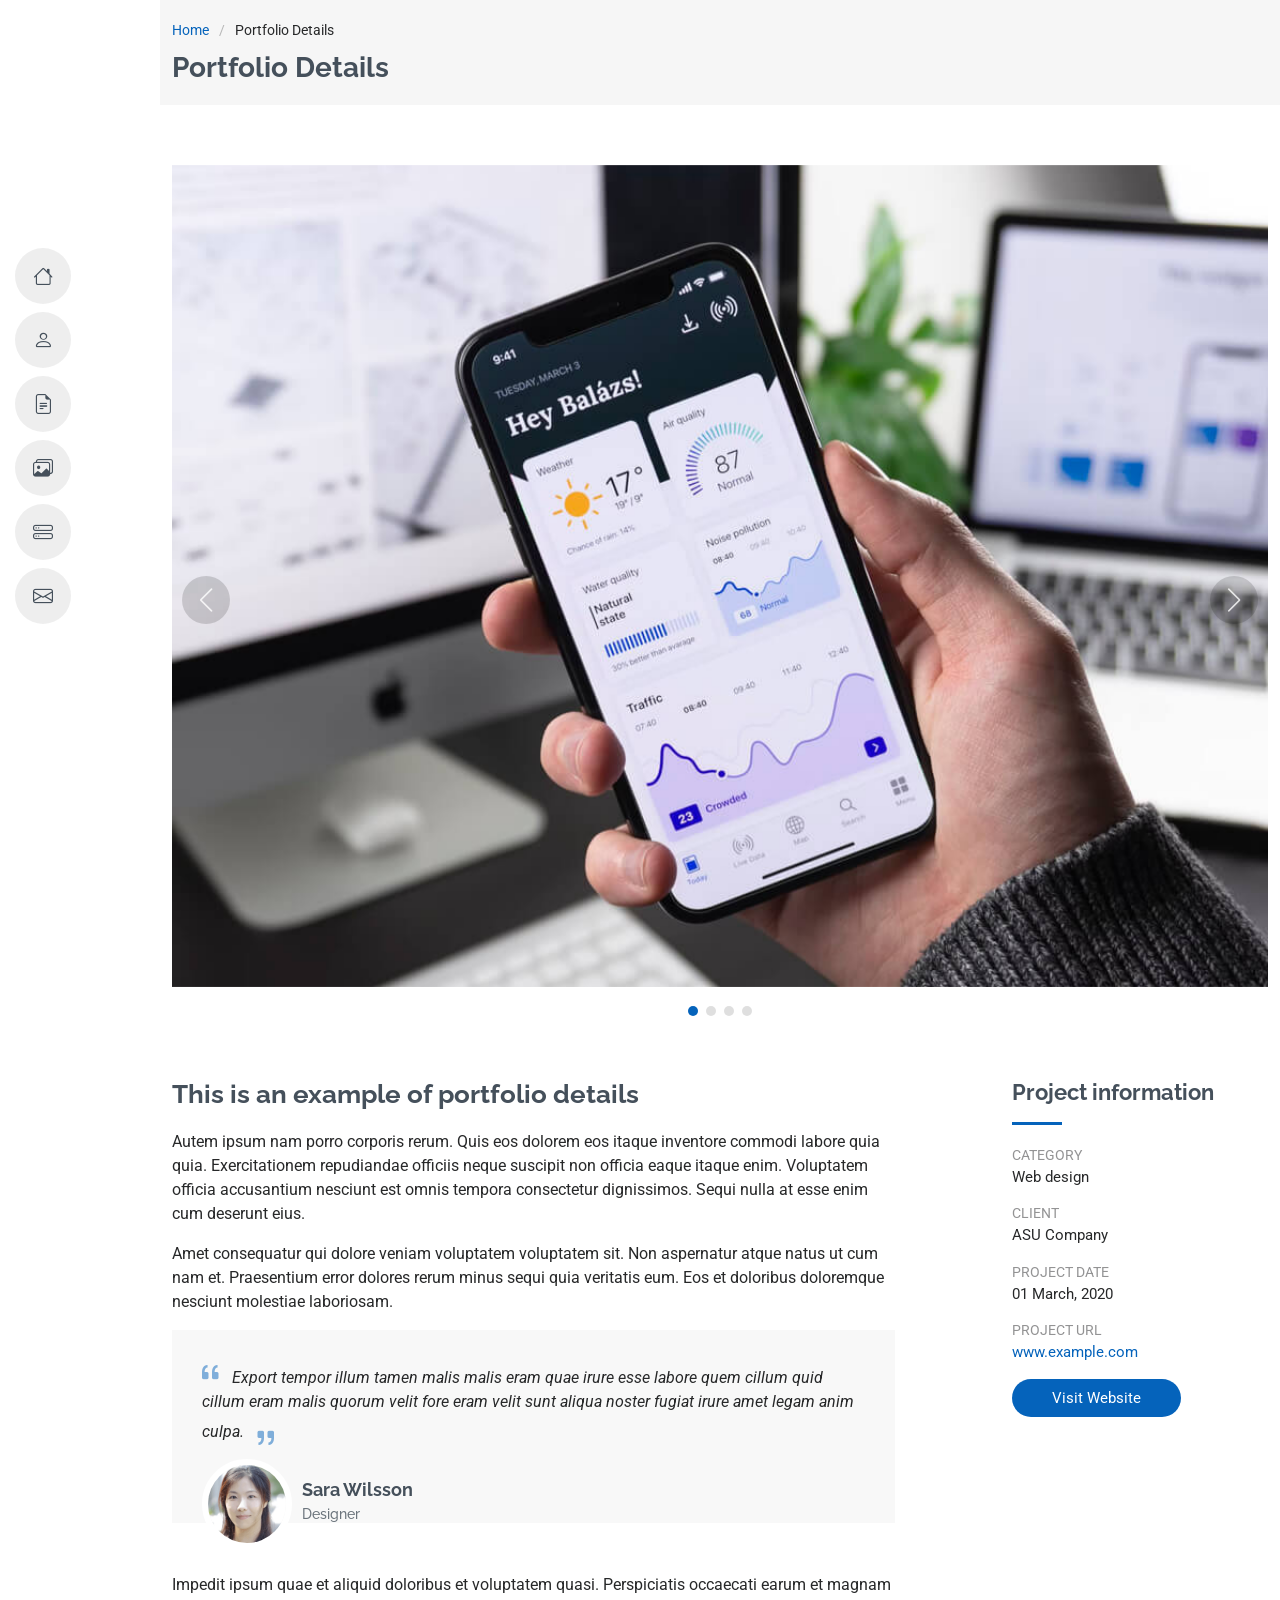
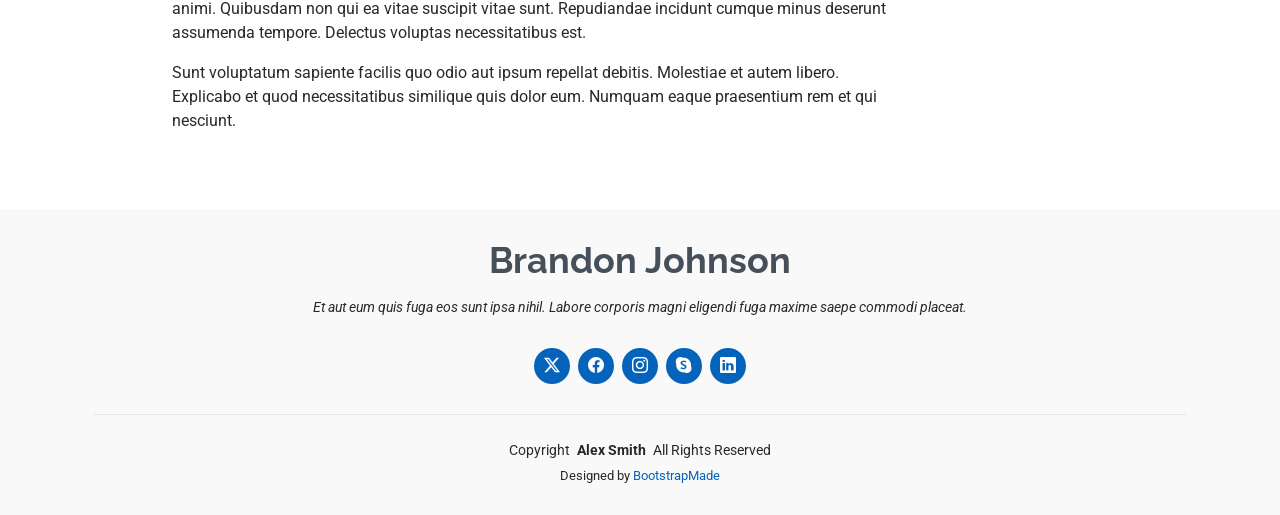
<file: portfolio-details.html>
<!DOCTYPE html>
<html lang="en">

<head>
  <meta charset="utf-8">
  <meta content="width=device-width, initial-scale=1.0" name="viewport">
  <title>Portfolio Details - MyResume Bootstrap Template</title>
  <meta content="" name="description">
  <meta content="" name="keywords">

  <!-- Favicons -->
  <link href="assets/img/favicon.png" rel="icon">
  <link href="assets/img/apple-touch-icon.png" rel="apple-touch-icon">

  <!-- Fonts -->
  <link href="https://fonts.googleapis.com" rel="preconnect">
  <link href="https://fonts.gstatic.com" rel="preconnect" crossorigin>
  <link href="https://fonts.googleapis.com/css2?family=Roboto:ital,wght@0,100;0,300;0,400;0,500;0,700;0,900;1,100;1,300;1,400;1,500;1,700;1,900&family=Poppins:ital,wght@0,100;0,200;0,300;0,400;0,500;0,600;0,700;0,800;0,900;1,100;1,200;1,300;1,400;1,500;1,600;1,700;1,800;1,900&family=Raleway:ital,wght@0,100;0,200;0,300;0,400;0,500;0,600;0,700;0,800;0,900;1,100;1,200;1,300;1,400;1,500;1,600;1,700;1,800;1,900&display=swap" rel="stylesheet">

  <!-- Vendor CSS Files -->
  <link href="assets/vendor/bootstrap/css/bootstrap.min.css" rel="stylesheet">
  <link href="assets/vendor/bootstrap-icons/bootstrap-icons.css" rel="stylesheet">
  <link href="assets/vendor/aos/aos.css" rel="stylesheet">
  <link href="assets/vendor/glightbox/css/glightbox.min.css" rel="stylesheet">
  <link href="assets/vendor/swiper/swiper-bundle.min.css" rel="stylesheet">

  <!-- Main CSS File -->
  <link href="assets/css/main.css" rel="stylesheet">

  <!-- =======================================================
  * Template Name: MyResume
  * Template URL: https://bootstrapmade.com/free-html-bootstrap-template-my-resume/
  * Updated: Jun 29 2024 with Bootstrap v5.3.3
  * Author: BootstrapMade.com
  * License: https://bootstrapmade.com/license/
  ======================================================== -->
</head>

<body class="portfolio-details-page">

  <header id="header" class="header d-flex flex-column justify-content-center">

    <i class="header-toggle d-xl-none bi bi-list"></i>

    <nav id="navmenu" class="navmenu">
      <ul>
        <li><a href="#hero"><i class="bi bi-house navicon"></i><span>Home</span></a></li>
        <li><a href="#about"><i class="bi bi-person navicon"></i><span>About</span></a></li>
        <li><a href="#resume"><i class="bi bi-file-earmark-text navicon"></i><span>Resume</span></a></li>
        <li><a href="#portfolio"><i class="bi bi-images navicon"></i><span>Portfolio</span></a></li>
        <li><a href="#services"><i class="bi bi-hdd-stack navicon"></i><span>Services</span></a></li>
        <li><a href="#contact"><i class="bi bi-envelope navicon"></i><span>Contact</span></a></li>
      </ul>
    </nav>

  </header>

  <main class="main">

    <!-- Page Title -->
    <div class="page-title" data-aos="fade">
      <div class="container">
        <nav class="breadcrumbs">
          <ol>
            <li><a href="index.html">Home</a></li>
            <li class="current">Portfolio Details</li>
          </ol>
        </nav>
        <h1>Portfolio Details</h1>
      </div>
    </div><!-- End Page Title -->

    <!-- Portfolio Details Section -->
    <section id="portfolio-details" class="portfolio-details section">

      <div class="container" data-aos="fade-up">

        <div class="portfolio-details-slider swiper init-swiper">
          <script type="application/json" class="swiper-config">
            {
              "loop": true,
              "speed": 600,
              "autoplay": {
                "delay": 5000
              },
              "slidesPerView": "auto",
              "navigation": {
                "nextEl": ".swiper-button-next",
                "prevEl": ".swiper-button-prev"
              },
              "pagination": {
                "el": ".swiper-pagination",
                "type": "bullets",
                "clickable": true
              }
            }
          </script>
          <div class="swiper-wrapper align-items-center">

            <div class="swiper-slide">
              <img src="assets/img/portfolio/app-1.jpg" alt="">
            </div>

            <div class="swiper-slide">
              <img src="assets/img/portfolio/product-1.jpg" alt="">
            </div>

            <div class="swiper-slide">
              <img src="assets/img/portfolio/branding-1.jpg" alt="">
            </div>

            <div class="swiper-slide">
              <img src="assets/img/portfolio/books-1.jpg" alt="">
            </div>

          </div>
          <div class="swiper-button-prev"></div>
          <div class="swiper-button-next"></div>
          <div class="swiper-pagination"></div>
        </div>

        <div class="row justify-content-between gy-4 mt-4">

          <div class="col-lg-8" data-aos="fade-up">
            <div class="portfolio-description">
              <h2>This is an example of portfolio details</h2>
              <p>
                Autem ipsum nam porro corporis rerum. Quis eos dolorem eos itaque inventore commodi labore quia quia. Exercitationem repudiandae officiis neque suscipit non officia eaque itaque enim. Voluptatem officia accusantium nesciunt est omnis tempora consectetur dignissimos. Sequi nulla at esse enim cum deserunt eius.
              </p>
              <p>
                Amet consequatur qui dolore veniam voluptatem voluptatem sit. Non aspernatur atque natus ut cum nam et. Praesentium error dolores rerum minus sequi quia veritatis eum. Eos et doloribus doloremque nesciunt molestiae laboriosam.
              </p>

              <div class="testimonial-item">
                <p>
                  <i class="bi bi-quote quote-icon-left"></i>
                  <span>Export tempor illum tamen malis malis eram quae irure esse labore quem cillum quid cillum eram malis quorum velit fore eram velit sunt aliqua noster fugiat irure amet legam anim culpa.</span>
                  <i class="bi bi-quote quote-icon-right"></i>
                </p>
                <div>
                  <img src="assets/img/testimonials/testimonials-2.jpg" class="testimonial-img" alt="">
                  <h3>Sara Wilsson</h3>
                  <h4>Designer</h4>
                </div>
              </div>

              <p>
                Impedit ipsum quae et aliquid doloribus et voluptatem quasi. Perspiciatis occaecati earum et magnam animi. Quibusdam non qui ea vitae suscipit vitae sunt. Repudiandae incidunt cumque minus deserunt assumenda tempore. Delectus voluptas necessitatibus est.
              </p>

              <p>
                Sunt voluptatum sapiente facilis quo odio aut ipsum repellat debitis. Molestiae et autem libero. Explicabo et quod necessitatibus similique quis dolor eum. Numquam eaque praesentium rem et qui nesciunt.
              </p>

            </div>
          </div>

          <div class="col-lg-3" data-aos="fade-up" data-aos-delay="100">
            <div class="portfolio-info">
              <h3>Project information</h3>
              <ul>
                <li><strong>Category</strong> Web design</li>
                <li><strong>Client</strong> ASU Company</li>
                <li><strong>Project date</strong> 01 March, 2020</li>
                <li><strong>Project URL</strong> <a href="#">www.example.com</a></li>
                <li><a href="#" class="btn-visit align-self-start">Visit Website</a></li>
              </ul>
            </div>
          </div>

        </div>

      </div>

    </section><!-- /Portfolio Details Section -->

  </main>

  <footer id="footer" class="footer position-relative light-background">
    <div class="container">
      <h3 class="sitename">Brandon Johnson</h3>
      <p>Et aut eum quis fuga eos sunt ipsa nihil. Labore corporis magni eligendi fuga maxime saepe commodi placeat.</p>
      <div class="social-links d-flex justify-content-center">
        <a href=""><i class="bi bi-twitter-x"></i></a>
        <a href=""><i class="bi bi-facebook"></i></a>
        <a href=""><i class="bi bi-instagram"></i></a>
        <a href=""><i class="bi bi-skype"></i></a>
        <a href=""><i class="bi bi-linkedin"></i></a>
      </div>
      <div class="container">
        <div class="copyright">
          <span>Copyright</span> <strong class="px-1 sitename">Alex Smith</strong> <span>All Rights Reserved</span>
        </div>
        <div class="credits">
          <!-- All the links in the footer should remain intact. -->
          <!-- You can delete the links only if you've purchased the pro version. -->
          <!-- Licensing information: https://bootstrapmade.com/license/ -->
          <!-- Purchase the pro version with working PHP/AJAX contact form: [buy-url] -->
          Designed by <a href="https://bootstrapmade.com/">BootstrapMade</a>
        </div>
      </div>
    </div>
  </footer>

  <!-- Scroll Top -->
  <a href="#" id="scroll-top" class="scroll-top d-flex align-items-center justify-content-center"><i class="bi bi-arrow-up-short"></i></a>

  <!-- Preloader -->
  <div id="preloader"></div>

  <!-- Vendor JS Files -->
  <script src="assets/vendor/bootstrap/js/bootstrap.bundle.min.js"></script>
  <script src="assets/vendor/php-email-form/validate.js"></script>
  <script src="assets/vendor/aos/aos.js"></script>
  <script src="assets/vendor/typed.js/typed.umd.js"></script>
  <script src="assets/vendor/purecounter/purecounter_vanilla.js"></script>
  <script src="assets/vendor/waypoints/noframework.waypoints.js"></script>
  <script src="assets/vendor/glightbox/js/glightbox.min.js"></script>
  <script src="assets/vendor/imagesloaded/imagesloaded.pkgd.min.js"></script>
  <script src="assets/vendor/isotope-layout/isotope.pkgd.min.js"></script>
  <script src="assets/vendor/swiper/swiper-bundle.min.js"></script>

  <!-- Main JS File -->
  <script src="assets/js/main.js"></script>

</body>

</html>
</file>
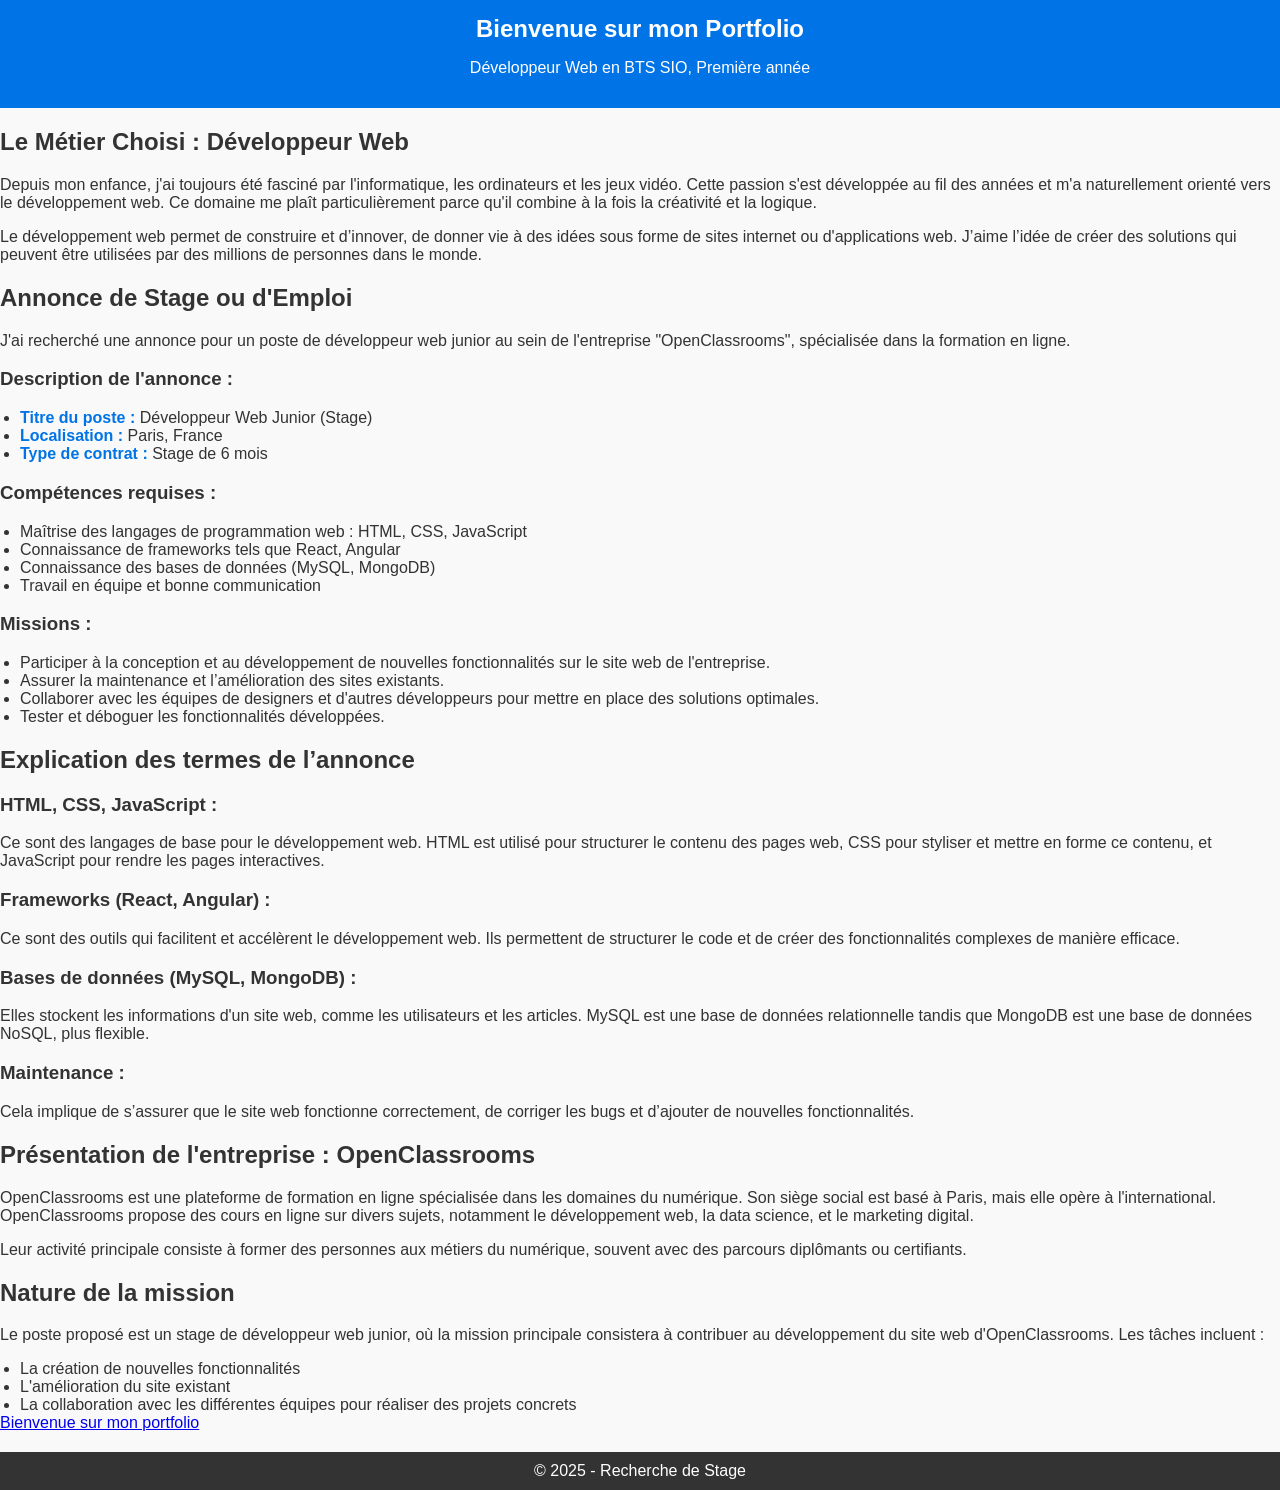
<file: recherche-de-stage.html>
<!DOCTYPE html>
<html lang="fr">
<head>
    <meta charset="UTF-8">
    <meta name="viewport" content="width=device-width, initial-scale=1.0">
    <title>Portfolio de Josue KIALENGELA-TAZI - Recherche de Stage</title>
    <link rel="stylesheet" href="style.css">
</head>
<body>
    <header>
        <h1>Bienvenue sur mon Portfolio</h1>
        <p>Développeur Web en BTS SIO, Première année</p>
    </header>

    <section id="presentation">
        <h2>Le Métier Choisi : Développeur Web</h2>
        <p>Depuis mon enfance, j'ai toujours été fasciné par l'informatique, les ordinateurs et les jeux vidéo. Cette passion s'est développée au fil des années et m'a naturellement orienté vers le développement web. Ce domaine me plaît particulièrement parce qu'il combine à la fois la créativité et la logique.</p>
        <p>Le développement web permet de construire et d’innover, de donner vie à des idées sous forme de sites internet ou d'applications web. J’aime l’idée de créer des solutions qui peuvent être utilisées par des millions de personnes dans le monde.</p>
    </section>

    <section id="annonce-de-stage">
        <h2>Annonce de Stage ou d'Emploi</h2>
        <p>J'ai recherché une annonce pour un poste de développeur web junior au sein de l'entreprise "OpenClassrooms", spécialisée dans la formation en ligne.</p>
        
        <h3>Description de l'annonce :</h3>
        <ul>
            <li><strong>Titre du poste :</strong> Développeur Web Junior (Stage)</li>
            <li><strong>Localisation :</strong> Paris, France</li>
            <li><strong>Type de contrat :</strong> Stage de 6 mois</li>
        </ul>

        <h3>Compétences requises :</h3>
        <ul>
            <li>Maîtrise des langages de programmation web : HTML, CSS, JavaScript</li>
            <li>Connaissance de frameworks tels que React, Angular</li>
            <li>Connaissance des bases de données (MySQL, MongoDB)</li>
            <li>Travail en équipe et bonne communication</li>
        </ul>

        <h3>Missions :</h3>
        <ul>
            <li>Participer à la conception et au développement de nouvelles fonctionnalités sur le site web de l'entreprise.</li>
            <li>Assurer la maintenance et l’amélioration des sites existants.</li>
            <li>Collaborer avec les équipes de designers et d'autres développeurs pour mettre en place des solutions optimales.</li>
            <li>Tester et déboguer les fonctionnalités développées.</li>
        </ul>
    </section>

    <section id="explication-annonce">
        <h2>Explication des termes de l’annonce</h2>
        <h3>HTML, CSS, JavaScript :</h3>
        <p>Ce sont des langages de base pour le développement web. HTML est utilisé pour structurer le contenu des pages web, CSS pour styliser et mettre en forme ce contenu, et JavaScript pour rendre les pages interactives.</p>
        
        <h3>Frameworks (React, Angular) :</h3>
        <p>Ce sont des outils qui facilitent et accélèrent le développement web. Ils permettent de structurer le code et de créer des fonctionnalités complexes de manière efficace.</p>

        <h3>Bases de données (MySQL, MongoDB) :</h3>
        <p>Elles stockent les informations d'un site web, comme les utilisateurs et les articles. MySQL est une base de données relationnelle tandis que MongoDB est une base de données NoSQL, plus flexible.</p>

        <h3>Maintenance :</h3>
        <p>Cela implique de s’assurer que le site web fonctionne correctement, de corriger les bugs et d’ajouter de nouvelles fonctionnalités.</p>
    </section>

    <section id="presentation-entreprise">
        <h2>Présentation de l'entreprise : OpenClassrooms</h2>
        <p>OpenClassrooms est une plateforme de formation en ligne spécialisée dans les domaines du numérique. Son siège social est basé à Paris, mais elle opère à l'international. OpenClassrooms propose des cours en ligne sur divers sujets, notamment le développement web, la data science, et le marketing digital.</p>
        <p>Leur activité principale consiste à former des personnes aux métiers du numérique, souvent avec des parcours diplômants ou certifiants.</p>
    </section>

    <section id="nature-mission">
        <h2>Nature de la mission</h2>
        <p>Le poste proposé est un stage de développeur web junior, où la mission principale consistera à contribuer au développement du site web d'OpenClassrooms. Les tâches incluent :</p>
        <ul>
            <li>La création de nouvelles fonctionnalités</li>
            <li>L'amélioration du site existant</li>
            <li>La collaboration avec les différentes équipes pour réaliser des projets concrets</li>
        </ul>
        <a href="stage.htML">Bienvenue sur mon portfolio</a>
    </section>

    <footer>
        <p>&copy; 2025 - Recherche de Stage</p>
    </footer>
</body>
</html>
</file>
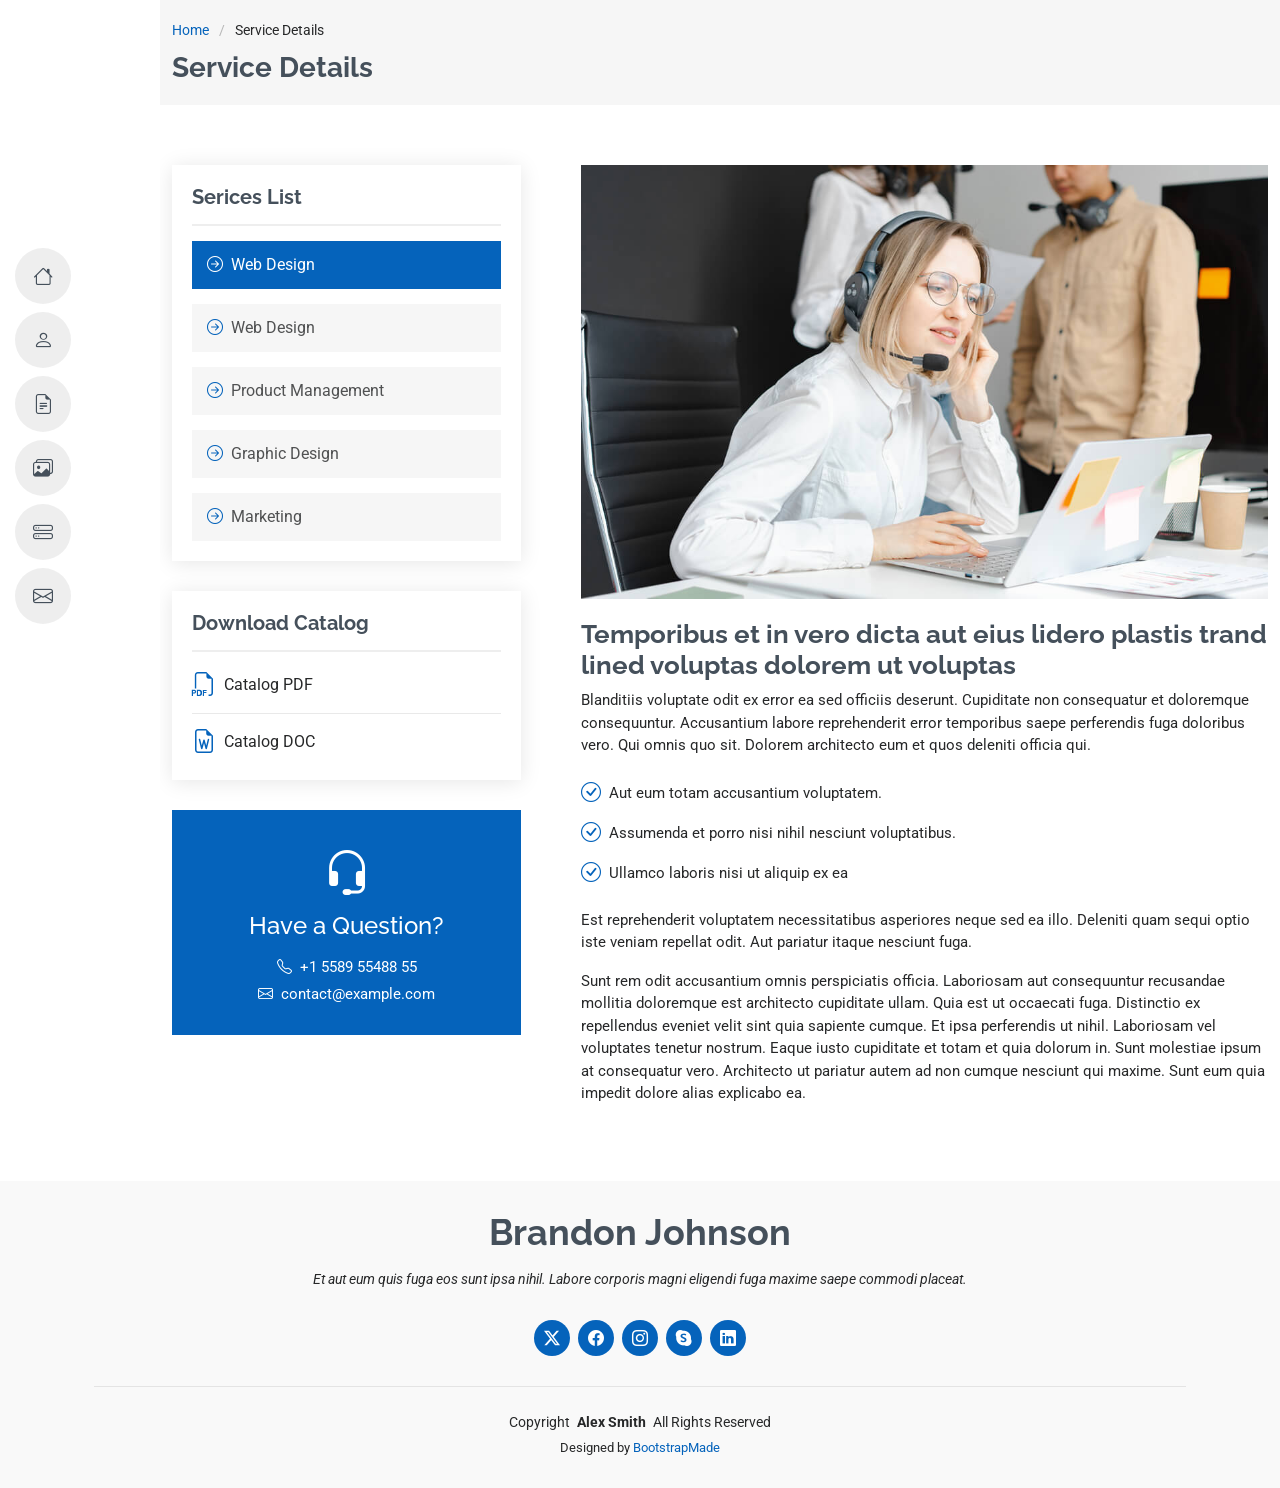
<file: service-details.html>
<!DOCTYPE html>
<html lang="en">

<head>
  <meta charset="utf-8">
  <meta content="width=device-width, initial-scale=1.0" name="viewport">
  <title>Service Details - MyResume Bootstrap Template</title>
  <meta content="" name="description">
  <meta content="" name="keywords">

  <!-- Favicons -->
  <link href="assets/img/favicon.png" rel="icon">
  <link href="assets/img/apple-touch-icon.png" rel="apple-touch-icon">

  <!-- Fonts -->
  <link href="https://fonts.googleapis.com" rel="preconnect">
  <link href="https://fonts.gstatic.com" rel="preconnect" crossorigin>
  <link href="https://fonts.googleapis.com/css2?family=Roboto:ital,wght@0,100;0,300;0,400;0,500;0,700;0,900;1,100;1,300;1,400;1,500;1,700;1,900&family=Poppins:ital,wght@0,100;0,200;0,300;0,400;0,500;0,600;0,700;0,800;0,900;1,100;1,200;1,300;1,400;1,500;1,600;1,700;1,800;1,900&family=Raleway:ital,wght@0,100;0,200;0,300;0,400;0,500;0,600;0,700;0,800;0,900;1,100;1,200;1,300;1,400;1,500;1,600;1,700;1,800;1,900&display=swap" rel="stylesheet">

  <!-- Vendor CSS Files -->
  <link href="assets/vendor/bootstrap/css/bootstrap.min.css" rel="stylesheet">
  <link href="assets/vendor/bootstrap-icons/bootstrap-icons.css" rel="stylesheet">
  <link href="assets/vendor/aos/aos.css" rel="stylesheet">
  <link href="assets/vendor/glightbox/css/glightbox.min.css" rel="stylesheet">
  <link href="assets/vendor/swiper/swiper-bundle.min.css" rel="stylesheet">

  <!-- Main CSS File -->
  <link href="assets/css/main.css" rel="stylesheet">

  <!-- =======================================================
  * Template Name: MyResume
  * Template URL: https://bootstrapmade.com/free-html-bootstrap-template-my-resume/
  * Updated: Jun 29 2024 with Bootstrap v5.3.3
  * Author: BootstrapMade.com
  * License: https://bootstrapmade.com/license/
  ======================================================== -->
</head>

<body class="service-details-page">

  <header id="header" class="header d-flex flex-column justify-content-center">

    <i class="header-toggle d-xl-none bi bi-list"></i>

    <nav id="navmenu" class="navmenu">
      <ul>
        <li><a href="#hero"><i class="bi bi-house navicon"></i><span>Home</span></a></li>
        <li><a href="#about"><i class="bi bi-person navicon"></i><span>About</span></a></li>
        <li><a href="#resume"><i class="bi bi-file-earmark-text navicon"></i><span>Resume</span></a></li>
        <li><a href="#portfolio"><i class="bi bi-images navicon"></i><span>Portfolio</span></a></li>
        <li><a href="#services"><i class="bi bi-hdd-stack navicon"></i><span>Services</span></a></li>
        <li><a href="#contact"><i class="bi bi-envelope navicon"></i><span>Contact</span></a></li>
      </ul>
    </nav>

  </header>

  <main class="main">

    <!-- Page Title -->
    <div class="page-title" data-aos="fade">
      <div class="container">
        <nav class="breadcrumbs">
          <ol>
            <li><a href="index.html">Home</a></li>
            <li class="current">Service Details</li>
          </ol>
        </nav>
        <h1>Service Details</h1>
      </div>
    </div><!-- End Page Title -->

    <!-- Service Details Section -->
    <section id="service-details" class="service-details section">

      <div class="container">

        <div class="row gy-5">

          <div class="col-lg-4" data-aos="fade-up" data-aos-delay="100">

            <div class="service-box">
              <h4>Serices List</h4>
              <div class="services-list">
                <a href="#" class="active"><i class="bi bi-arrow-right-circle"></i><span>Web Design</span></a>
                <a href="#"><i class="bi bi-arrow-right-circle"></i><span>Web Design</span></a>
                <a href="#"><i class="bi bi-arrow-right-circle"></i><span>Product Management</span></a>
                <a href="#"><i class="bi bi-arrow-right-circle"></i><span>Graphic Design</span></a>
                <a href="#"><i class="bi bi-arrow-right-circle"></i><span>Marketing</span></a>
              </div>
            </div><!-- End Services List -->

            <div class="service-box">
              <h4>Download Catalog</h4>
              <div class="download-catalog">
                <a href="#"><i class="bi bi-filetype-pdf"></i><span>Catalog PDF</span></a>
                <a href="#"><i class="bi bi-file-earmark-word"></i><span>Catalog DOC</span></a>
              </div>
            </div><!-- End Services List -->

            <div class="help-box d-flex flex-column justify-content-center align-items-center">
              <i class="bi bi-headset help-icon"></i>
              <h4>Have a Question?</h4>
              <p class="d-flex align-items-center mt-2 mb-0"><i class="bi bi-telephone me-2"></i> <span>+1 5589 55488 55</span></p>
              <p class="d-flex align-items-center mt-1 mb-0"><i class="bi bi-envelope me-2"></i> <a href="mailto:contact@example.com">contact@example.com</a></p>
            </div>

          </div>

          <div class="col-lg-8 ps-lg-5" data-aos="fade-up" data-aos-delay="200">
            <img src="assets/img/services.jpg" alt="" class="img-fluid services-img">
            <h3>Temporibus et in vero dicta aut eius lidero plastis trand lined voluptas dolorem ut voluptas</h3>
            <p>
              Blanditiis voluptate odit ex error ea sed officiis deserunt. Cupiditate non consequatur et doloremque consequuntur. Accusantium labore reprehenderit error temporibus saepe perferendis fuga doloribus vero. Qui omnis quo sit. Dolorem architecto eum et quos deleniti officia qui.
            </p>
            <ul>
              <li><i class="bi bi-check-circle"></i> <span>Aut eum totam accusantium voluptatem.</span></li>
              <li><i class="bi bi-check-circle"></i> <span>Assumenda et porro nisi nihil nesciunt voluptatibus.</span></li>
              <li><i class="bi bi-check-circle"></i> <span>Ullamco laboris nisi ut aliquip ex ea</span></li>
            </ul>
            <p>
              Est reprehenderit voluptatem necessitatibus asperiores neque sed ea illo. Deleniti quam sequi optio iste veniam repellat odit. Aut pariatur itaque nesciunt fuga.
            </p>
            <p>
              Sunt rem odit accusantium omnis perspiciatis officia. Laboriosam aut consequuntur recusandae mollitia doloremque est architecto cupiditate ullam. Quia est ut occaecati fuga. Distinctio ex repellendus eveniet velit sint quia sapiente cumque. Et ipsa perferendis ut nihil. Laboriosam vel voluptates tenetur nostrum. Eaque iusto cupiditate et totam et quia dolorum in. Sunt molestiae ipsum at consequatur vero. Architecto ut pariatur autem ad non cumque nesciunt qui maxime. Sunt eum quia impedit dolore alias explicabo ea.
            </p>
          </div>

        </div>

      </div>

    </section><!-- /Service Details Section -->

  </main>

  <footer id="footer" class="footer position-relative light-background">
    <div class="container">
      <h3 class="sitename">Brandon Johnson</h3>
      <p>Et aut eum quis fuga eos sunt ipsa nihil. Labore corporis magni eligendi fuga maxime saepe commodi placeat.</p>
      <div class="social-links d-flex justify-content-center">
        <a href=""><i class="bi bi-twitter-x"></i></a>
        <a href=""><i class="bi bi-facebook"></i></a>
        <a href=""><i class="bi bi-instagram"></i></a>
        <a href=""><i class="bi bi-skype"></i></a>
        <a href=""><i class="bi bi-linkedin"></i></a>
      </div>
      <div class="container">
        <div class="copyright">
          <span>Copyright</span> <strong class="px-1 sitename">Alex Smith</strong> <span>All Rights Reserved</span>
        </div>
        <div class="credits">
          <!-- All the links in the footer should remain intact. -->
          <!-- You can delete the links only if you've purchased the pro version. -->
          <!-- Licensing information: https://bootstrapmade.com/license/ -->
          <!-- Purchase the pro version with working PHP/AJAX contact form: [buy-url] -->
          Designed by <a href="https://bootstrapmade.com/">BootstrapMade</a>
        </div>
      </div>
    </div>
  </footer>

  <!-- Scroll Top -->
  <a href="#" id="scroll-top" class="scroll-top d-flex align-items-center justify-content-center"><i class="bi bi-arrow-up-short"></i></a>

  <!-- Preloader -->
  <div id="preloader"></div>

  <!-- Vendor JS Files -->
  <script src="assets/vendor/bootstrap/js/bootstrap.bundle.min.js"></script>
  <script src="assets/vendor/php-email-form/validate.js"></script>
  <script src="assets/vendor/aos/aos.js"></script>
  <script src="assets/vendor/typed.js/typed.umd.js"></script>
  <script src="assets/vendor/purecounter/purecounter_vanilla.js"></script>
  <script src="assets/vendor/waypoints/noframework.waypoints.js"></script>
  <script src="assets/vendor/glightbox/js/glightbox.min.js"></script>
  <script src="assets/vendor/imagesloaded/imagesloaded.pkgd.min.js"></script>
  <script src="assets/vendor/isotope-layout/isotope.pkgd.min.js"></script>
  <script src="assets/vendor/swiper/swiper-bundle.min.js"></script>

  <!-- Main JS File -->
  <script src="assets/js/main.js"></script>

</body>

</html>
</file>
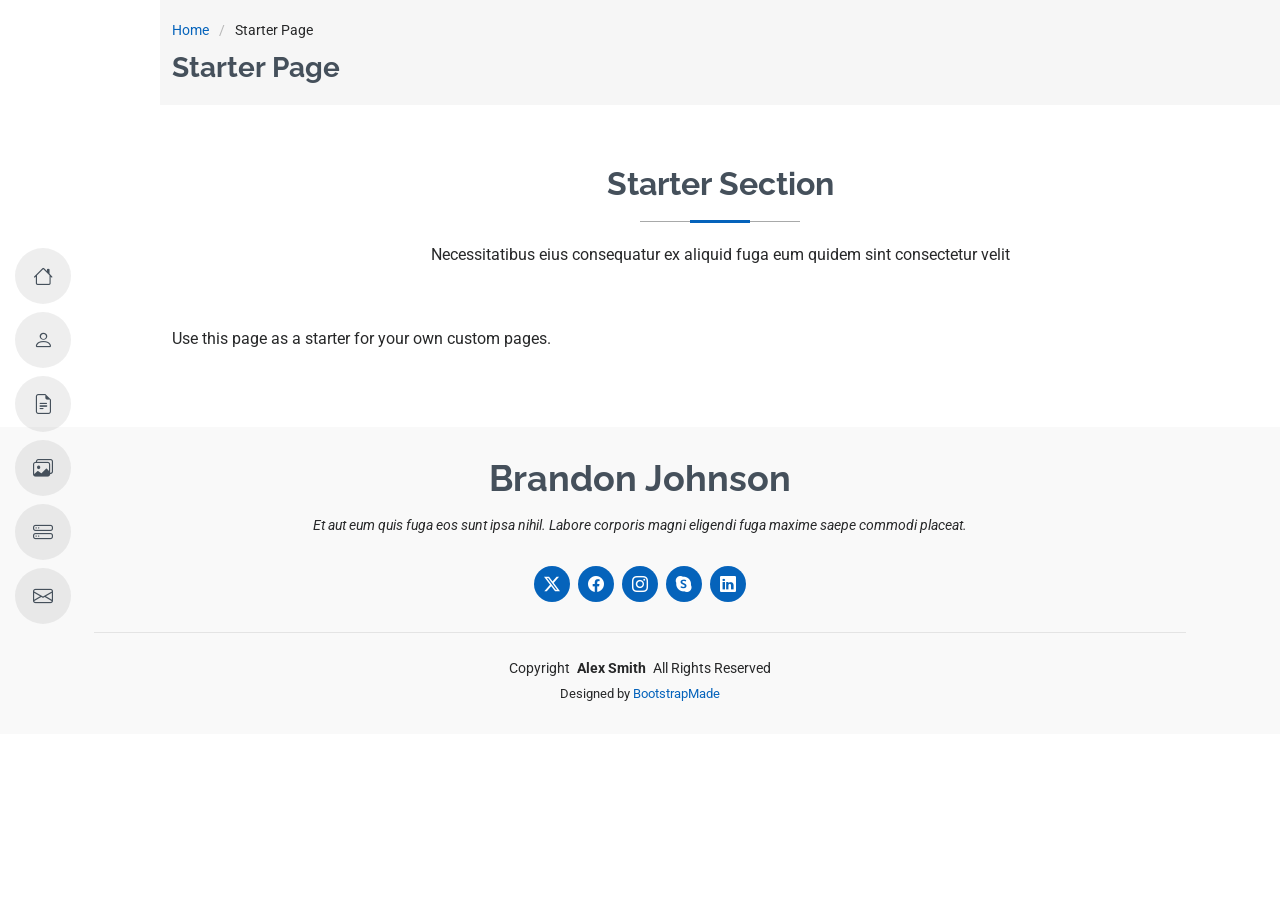
<file: starter-page.html>
<!DOCTYPE html>
<html lang="en">

<head>
  <meta charset="utf-8">
  <meta content="width=device-width, initial-scale=1.0" name="viewport">
  <title>Starter Page - MyResume Bootstrap Template</title>
  <meta content="" name="description">
  <meta content="" name="keywords">

  <!-- Favicons -->
  <link href="assets/img/favicon.png" rel="icon">
  <link href="assets/img/apple-touch-icon.png" rel="apple-touch-icon">

  <!-- Fonts -->
  <link href="https://fonts.googleapis.com" rel="preconnect">
  <link href="https://fonts.gstatic.com" rel="preconnect" crossorigin>
  <link href="https://fonts.googleapis.com/css2?family=Roboto:ital,wght@0,100;0,300;0,400;0,500;0,700;0,900;1,100;1,300;1,400;1,500;1,700;1,900&family=Poppins:ital,wght@0,100;0,200;0,300;0,400;0,500;0,600;0,700;0,800;0,900;1,100;1,200;1,300;1,400;1,500;1,600;1,700;1,800;1,900&family=Raleway:ital,wght@0,100;0,200;0,300;0,400;0,500;0,600;0,700;0,800;0,900;1,100;1,200;1,300;1,400;1,500;1,600;1,700;1,800;1,900&display=swap" rel="stylesheet">

  <!-- Vendor CSS Files -->
  <link href="assets/vendor/bootstrap/css/bootstrap.min.css" rel="stylesheet">
  <link href="assets/vendor/bootstrap-icons/bootstrap-icons.css" rel="stylesheet">
  <link href="assets/vendor/aos/aos.css" rel="stylesheet">
  <link href="assets/vendor/glightbox/css/glightbox.min.css" rel="stylesheet">
  <link href="assets/vendor/swiper/swiper-bundle.min.css" rel="stylesheet">

  <!-- Main CSS File -->
  <link href="assets/css/main.css" rel="stylesheet">

  <!-- =======================================================
  * Template Name: MyResume
  * Template URL: https://bootstrapmade.com/free-html-bootstrap-template-my-resume/
  * Updated: Jun 29 2024 with Bootstrap v5.3.3
  * Author: BootstrapMade.com
  * License: https://bootstrapmade.com/license/
  ======================================================== -->
</head>

<body class="starter-page-page">

  <header id="header" class="header d-flex flex-column justify-content-center">

    <i class="header-toggle d-xl-none bi bi-list"></i>

    <nav id="navmenu" class="navmenu">
      <ul>
        <li><a href="#hero"><i class="bi bi-house navicon"></i><span>Home</span></a></li>
        <li><a href="#about"><i class="bi bi-person navicon"></i><span>About</span></a></li>
        <li><a href="#resume"><i class="bi bi-file-earmark-text navicon"></i><span>Resume</span></a></li>
        <li><a href="#portfolio"><i class="bi bi-images navicon"></i><span>Portfolio</span></a></li>
        <li><a href="#services"><i class="bi bi-hdd-stack navicon"></i><span>Services</span></a></li>
        <li><a href="#contact"><i class="bi bi-envelope navicon"></i><span>Contact</span></a></li>
      </ul>
    </nav>

  </header>

  <main class="main">

    <!-- Page Title -->
    <div class="page-title" data-aos="fade">
      <div class="container">
        <nav class="breadcrumbs">
          <ol>
            <li><a href="index.html">Home</a></li>
            <li class="current">Starter Page</li>
          </ol>
        </nav>
        <h1>Starter Page</h1>
      </div>
    </div><!-- End Page Title -->

    <!-- Starter Section Section -->
    <section id="starter-section" class="starter-section section">

      <!-- Section Title -->
      <div class="container section-title" data-aos="fade-up">
        <h2>Starter Section</h2>
        <p>Necessitatibus eius consequatur ex aliquid fuga eum quidem sint consectetur velit</p>
      </div><!-- End Section Title -->

      <div class="container" data-aos="fade-up">
        <p>Use this page as a starter for your own custom pages.</p>
      </div>

    </section><!-- /Starter Section Section -->

  </main>

  <footer id="footer" class="footer position-relative light-background">
    <div class="container">
      <h3 class="sitename">Brandon Johnson</h3>
      <p>Et aut eum quis fuga eos sunt ipsa nihil. Labore corporis magni eligendi fuga maxime saepe commodi placeat.</p>
      <div class="social-links d-flex justify-content-center">
        <a href=""><i class="bi bi-twitter-x"></i></a>
        <a href=""><i class="bi bi-facebook"></i></a>
        <a href=""><i class="bi bi-instagram"></i></a>
        <a href=""><i class="bi bi-skype"></i></a>
        <a href=""><i class="bi bi-linkedin"></i></a>
      </div>
      <div class="container">
        <div class="copyright">
          <span>Copyright</span> <strong class="px-1 sitename">Alex Smith</strong> <span>All Rights Reserved</span>
        </div>
        <div class="credits">
          <!-- All the links in the footer should remain intact. -->
          <!-- You can delete the links only if you've purchased the pro version. -->
          <!-- Licensing information: https://bootstrapmade.com/license/ -->
          <!-- Purchase the pro version with working PHP/AJAX contact form: [buy-url] -->
          Designed by <a href="https://bootstrapmade.com/">BootstrapMade</a>
        </div>
      </div>
    </div>
  </footer>

  <!-- Scroll Top -->
  <a href="#" id="scroll-top" class="scroll-top d-flex align-items-center justify-content-center"><i class="bi bi-arrow-up-short"></i></a>

  <!-- Preloader -->
  <div id="preloader"></div>

  <!-- Vendor JS Files -->
  <script src="assets/vendor/bootstrap/js/bootstrap.bundle.min.js"></script>
  <script src="assets/vendor/php-email-form/validate.js"></script>
  <script src="assets/vendor/aos/aos.js"></script>
  <script src="assets/vendor/typed.js/typed.umd.js"></script>
  <script src="assets/vendor/purecounter/purecounter_vanilla.js"></script>
  <script src="assets/vendor/waypoints/noframework.waypoints.js"></script>
  <script src="assets/vendor/glightbox/js/glightbox.min.js"></script>
  <script src="assets/vendor/imagesloaded/imagesloaded.pkgd.min.js"></script>
  <script src="assets/vendor/isotope-layout/isotope.pkgd.min.js"></script>
  <script src="assets/vendor/swiper/swiper-bundle.min.js"></script>

  <!-- Main JS File -->
  <script src="assets/js/main.js"></script>

</body>

</html>
</file>
<file: style.css>
/* styles.css */
body {
    font-family: 'Arial', sans-serif;
    margin: 0;
    padding: 0;
    background-color: #f9f9f9;
    color: #333;
}


header {
    background-color: #0073e6;
    color: white;
    padding: 15px 20px;
    text-align: center;
}

header h1 {
    margin: 0;
    font-size: 24px;
}

nav ul {
    list-style: none;
    padding: 0;
    margin: 10px 0 0;
    display: flex;
    justify-content: center;
}

nav ul li {
    margin: 0 15px;
}

nav ul li a {
    color: white;
    text-decoration: none;
    font-weight: bold;
}

nav ul li a:hover {
    text-decoration: underline;
}

main {
    padding: 20px;
    max-width: 800px;
    margin: 0 auto;
    background-color: white;
    border-radius: 8px;
    box-shadow: 0 4px 6px rgba(0, 0, 0, 0.1);
}

main h2 {
    color: #0073e6;
    font-size: 20px;
    margin-top: 0;
}

main p {
    line-height: 1.6;
    text-align: justify;
}

footer {
    background-color: #333;
    color: white;
    text-align: center;
    padding: 10px 0;
    margin-top: 20px;
}

footer p {
    margin: 0;
}

ul {
    margin: 0;
    padding: 0;
    list-style-type: disc;
    padding-left: 20px;
}

strong {
    color: #0073e6;
}
</file>
<file: assets/css/main.css>
/**
* Template Name: MyResume
* Template URL: https://bootstrapmade.com/free-html-bootstrap-template-my-resume/
* Updated: Jun 29 2024 with Bootstrap v5.3.3
* Author: BootstrapMade.com
* License: https://bootstrapmade.com/license/
*/

/*--------------------------------------------------------------
# Font & Color Variables
# Help: https://bootstrapmade.com/color-system/
--------------------------------------------------------------*/
/* Fonts */
:root {
  --default-font: "Roboto",  system-ui, -apple-system, "Segoe UI", Roboto, "Helvetica Neue", Arial, "Noto Sans", "Liberation Sans", sans-serif, "Apple Color Emoji", "Segoe UI Emoji", "Segoe UI Symbol", "Noto Color Emoji";
  --heading-font: "Raleway",  sans-serif;
  --nav-font: "Poppins",  sans-serif;
}

/* Global Colors - The following color variables are used throughout the website. Updating them here will change the color scheme of the entire website */
:root { 
  --background-color: #ffffff; /* Background color for the entire website, including individual sections */
  --default-color: #272829; /* Default color used for the majority of the text content across the entire website */
  --heading-color: #45505b; /* Color for headings, subheadings and title throughout the website */
  --accent-color: #0563bb; /* Accent color that represents your brand on the website. It's used for buttons, links, and other elements that need to stand out */
  --surface-color: #ffffff; /* The surface color is used as a background of boxed elements within sections, such as cards, icon boxes, or other elements that require a visual separation from the global background. */
  --contrast-color: #ffffff; /* Contrast color for text, ensuring readability against backgrounds of accent, heading, or default colors. */
}

/* Nav Menu Colors - The following color variables are used specifically for the navigation menu. They are separate from the global colors to allow for more customization options */
:root {
  --nav-color: #45505b;  /* The default color of the main navmenu links */
  --nav-hover-color: #0563bb; /* Applied to main navmenu links when they are hovered over or active */
  --nav-mobile-background-color: #ffffff; /* Used as the background color for mobile navigation menu */
  --nav-dropdown-background-color: #ffffff; /* Used as the background color for dropdown items that appear when hovering over primary navigation items */
  --nav-dropdown-color: #212529; /* Used for navigation links of the dropdown items in the navigation menu. */
  --nav-dropdown-hover-color: #0563bb; /* Similar to --nav-hover-color, this color is applied to dropdown navigation links when they are hovered over. */
}

/* Color Presets - These classes override global colors when applied to any section or element, providing reuse of the sam color scheme. */

.light-background {
  --background-color: #f9f9f9;
  --surface-color: #ffffff;
}

.dark-background {
  --background-color: #060606;
  --default-color: #ffffff;
  --heading-color: #ffffff;
  --surface-color: #252525;
  --contrast-color: #ffffff;
}

/* Smooth scroll */
:root {
  scroll-behavior: smooth;
}

/*--------------------------------------------------------------
# General Styling & Shared Classes
--------------------------------------------------------------*/
body {
  color: var(--default-color);
  background-color: var(--background-color);
  font-family: var(--default-font);
}

a {
  color: var(--accent-color);
  text-decoration: none;
  transition: 0.3s;
}

a:hover {
  color: color-mix(in srgb, var(--accent-color), transparent 25%);
  text-decoration: none;
}

h1,
h2,
h3,
h4,
h5,
h6 {
  color: var(--heading-color);
  font-family: var(--heading-font);
}

/* PHP Email Form Messages
------------------------------*/
.php-email-form .error-message {
  display: none;
  background: #df1529;
  color: #ffffff;
  text-align: left;
  padding: 15px;
  margin-bottom: 24px;
  font-weight: 600;
}

.php-email-form .sent-message {
  display: none;
  color: #ffffff;
  background: #059652;
  text-align: center;
  padding: 15px;
  margin-bottom: 24px;
  font-weight: 600;
}

.php-email-form .loading {
  display: none;
  background: var(--surface-color);
  text-align: center;
  padding: 15px;
  margin-bottom: 24px;
}

.php-email-form .loading:before {
  content: "";
  display: inline-block;
  border-radius: 50%;
  width: 24px;
  height: 24px;
  margin: 0 10px -6px 0;
  border: 3px solid var(--accent-color);
  border-top-color: var(--surface-color);
  animation: php-email-form-loading 1s linear infinite;
}

@keyframes php-email-form-loading {
  0% {
    transform: rotate(0deg);
  }

  100% {
    transform: rotate(360deg);
  }
}

/*--------------------------------------------------------------
# Global Header
--------------------------------------------------------------*/
.header {
  color: var(--default-color);
  position: fixed;
  top: 0;
  left: 0;
  bottom: 0;
  padding: 0 15px;
  transition: all ease-in-out 0.3s;
  overflow-y: auto;
  z-index: 997;
  min-width: 200px;
}

@media (max-width: 1199px) {
  .header {
    background-color: var(--background-color);
    border-right: 1px solid color-mix(in srgb, var(--default-color), transparent 90%);
    width: 300px;
    left: -100%;
  }
}

@media (min-width: 1200px) and (max-width: 1600px) {
  .header~main {
    margin-left: 160px;
  }

  .header~main .hero {
    margin-left: -160px;
    width: 100vw;
  }
}

.header.header-show {
  left: 0;
}

.header .header-toggle {
  color: var(--contrast-color);
  background-color: var(--accent-color);
  font-size: 22px;
  display: flex;
  align-items: center;
  justify-content: center;
  width: 40px;
  height: 40px;
  border-radius: 50%;
  cursor: pointer;
  position: fixed;
  top: 15px;
  right: 15px;
  z-index: 9999;
  transition: background-color 0.3s;
}

.header .header-toggle:hover {
  color: var(--contrast-color);
  background-color: color-mix(in srgb, var(--accent-color) 90%, white 15%);
}

/*--------------------------------------------------------------
# Navigation Menu
--------------------------------------------------------------*/
.navmenu {
  padding: 0;
  z-index: 9997;
}

.navmenu ul {
  list-style: none;
  padding: 0 0 20px 0;
  margin: 0;
  width: 140px;
}

.navmenu a,
.navmenu a:focus {
  color: var(--nav-color);
  font-family: var(--nav-font);
  display: flex;
  align-items: center;
  padding: 10px 18px;
  margin-bottom: 8px;
  font-size: 15px;
  border-radius: 50px;
  background: color-mix(in srgb, var(--default-color), transparent 92%);
  height: 56px;
  width: 100%;
  overflow: hidden;
  transition: 0.3s;
}

.navmenu a i,
.navmenu a:focus i {
  font-size: 20px;
}

.navmenu a span,
.navmenu a:focus span {
  padding: 0 5px 0 7px;
}

@media (min-width: 992px) {

  .navmenu a,
  .navmenu a:focus {
    max-width: 56px;
  }

  .navmenu a span,
  .navmenu a:focus span {
    display: none;
  }
}

.navmenu a:hover,
.navmenu .active,
.navmenu .active:focus,
.navmenu li:hover>a {
  color: var(--contrast-color);
  background: var(--nav-hover-color);
}

.navmenu a:hover,
.navmenu li:hover>a {
  max-width: 100%;
  color: var(--contrast-color);
}

.navmenu a:hover span,
.navmenu li:hover>a span {
  display: block;
}

/*--------------------------------------------------------------
# Global Footer
--------------------------------------------------------------*/
.footer {
  color: var(--default-color);
  background-color: var(--background-color);
  font-size: 14px;
  text-align: center;
  padding: 30px 0;
  position: relative;
}

.footer h3 {
  font-size: 36px;
  font-weight: 700;
  position: relative;
  padding: 0;
  margin: 0 0 15px 0;
}

.footer p {
  font-size: 15;
  font-style: italic;
  padding: 0;
  margin: 0 0 30px 0;
}

.footer .social-links {
  margin: 0 0 30px 0;
}

.footer .social-links a {
  font-size: 16px;
  display: flex;
  align-items: center;
  justify-content: center;
  background: var(--accent-color);
  color: var(--contrast-color);
  line-height: 1;
  margin: 0 4px;
  border-radius: 50%;
  text-align: center;
  width: 36px;
  height: 36px;
  transition: 0.3s;
}

.footer .social-links a:hover {
  background: color-mix(in srgb, var(--accent-color), transparent 20%);
  text-decoration: none;
}

.footer .copyright {
  padding-top: 25px;
  border-top: 1px solid color-mix(in srgb, var(--default-color), transparent 90%);
}

.footer .credits {
  font-size: 13px;
  padding-top: 5px;
}

/*--------------------------------------------------------------
# Preloader
--------------------------------------------------------------*/
#preloader {
  position: fixed;
  inset: 0;
  z-index: 999999;
  overflow: hidden;
  background: var(--background-color);
  transition: all 0.6s ease-out;
}

#preloader:before {
  content: "";
  position: fixed;
  top: calc(50% - 30px);
  left: calc(50% - 30px);
  border: 6px solid #ffffff;
  border-color: var(--accent-color) transparent var(--accent-color) transparent;
  border-radius: 50%;
  width: 60px;
  height: 60px;
  animation: animate-preloader 1.5s linear infinite;
}

@keyframes animate-preloader {
  0% {
    transform: rotate(0deg);
  }

  100% {
    transform: rotate(360deg);
  }
}

/*--------------------------------------------------------------
# Scroll Top Button
--------------------------------------------------------------*/
.scroll-top {
  position: fixed;
  visibility: hidden;
  opacity: 0;
  right: 15px;
  bottom: -15px;
  z-index: 99999;
  background-color: var(--accent-color);
  width: 44px;
  height: 44px;
  border-radius: 50px;
  transition: all 0.4s;
}

.scroll-top i {
  font-size: 24px;
  color: var(--contrast-color);
  line-height: 0;
}

.scroll-top:hover {
  background-color: color-mix(in srgb, var(--accent-color), transparent 20%);
  color: var(--contrast-color);
}

.scroll-top.active {
  visibility: visible;
  opacity: 1;
  bottom: 15px;
}

/*--------------------------------------------------------------
# Disable aos animation delay on mobile devices
--------------------------------------------------------------*/
@media screen and (max-width: 768px) {
  [data-aos-delay] {
    transition-delay: 0 !important;
  }
}

/*--------------------------------------------------------------
# Global Page Titles & Breadcrumbs
--------------------------------------------------------------*/
.page-title {
  --background-color: color-mix(in srgb, var(--default-color), transparent 96%);
  color: var(--default-color);
  background-color: var(--background-color);
  padding: 20px 0;
  position: relative;
}

.page-title h1 {
  font-size: 28px;
  font-weight: 700;
  margin: 0;
}

.page-title .breadcrumbs ol {
  display: flex;
  flex-wrap: wrap;
  list-style: none;
  padding: 0 0 10px 0;
  margin: 0;
  font-size: 14px;
  font-weight: 400;
}

.page-title .breadcrumbs ol li+li {
  padding-left: 10px;
}

.page-title .breadcrumbs ol li+li::before {
  content: "/";
  display: inline-block;
  padding-right: 10px;
  color: color-mix(in srgb, var(--default-color), transparent 70%);
}

/*--------------------------------------------------------------
# Global Sections
--------------------------------------------------------------*/
section,
.section {
  color: var(--default-color);
  background-color: var(--background-color);
  padding: 60px 0;
  overflow: clip;
}

/*--------------------------------------------------------------
# Global Section Titles
--------------------------------------------------------------*/
.section-title {
  text-align: center;
  padding-bottom: 60px;
  position: relative;
}

.section-title h2 {
  font-size: 32px;
  font-weight: 700;
  margin-bottom: 20px;
  padding-bottom: 20px;
  position: relative;
}

.section-title h2:before {
  content: "";
  position: absolute;
  display: block;
  width: 160px;
  height: 1px;
  background: color-mix(in srgb, var(--default-color), transparent 60%);
  left: 0;
  right: 0;
  bottom: 1px;
  margin: auto;
}

.section-title h2::after {
  content: "";
  position: absolute;
  display: block;
  width: 60px;
  height: 3px;
  background: var(--accent-color);
  left: 0;
  right: 0;
  bottom: 0;
  margin: auto;
}

.section-title p {
  margin-bottom: 0;
}

/*--------------------------------------------------------------
# Hero Section
--------------------------------------------------------------*/
.hero {
  width: 100%;
  min-height: 100vh;
  position: relative;
  padding: 80px 0;
  display: flex;
  align-items: center;
  justify-content: center;
}

.hero img {
  position: absolute;
  inset: 0;
  display: block;
  width: 100%;
  height: 100%;
  object-fit: cover;
  z-index: 1;
}

.hero:before {
  content: "";
  background: color-mix(in srgb, var(--background-color), transparent 30%);
  position: absolute;
  inset: 0;
  z-index: 2;
}

.hero .container {
  position: relative;
  z-index: 3;
}

.hero h2 {
  margin: 0;
  font-size: 64px;
  font-weight: 700;
}

.hero p {
  margin: 5px 0 0 0;
  font-size: 26px;
}

.hero p span {
  letter-spacing: 1px;
  border-bottom: 2px solid var(--accent-color);
}

.hero .social-links {
  margin-top: 25px;
}

.hero .social-links a {
  font-size: 20px;
  display: inline-block;
  color: color-mix(in srgb, var(--default-color), transparent 30%);
  line-height: 1;
  margin-right: 20px;
  transition: 0.3s;
}

.hero .social-links a:hover {
  color: var(--accent-color);
}

@media (max-width: 768px) {
  .hero h2 {
    font-size: 32px;
  }

  .hero p {
    font-size: 20px;
  }
}

/*--------------------------------------------------------------
# About Section
--------------------------------------------------------------*/
.about .content h2 {
  font-weight: 700;
  font-size: 24px;
}

.about .content ul {
  list-style: none;
  padding: 0;
}

.about .content ul li {
  margin-bottom: 20px;
  display: flex;
  align-items: center;
}

.about .content ul strong {
  margin-right: 10px;
}

.about .content ul i {
  font-size: 16px;
  margin-right: 5px;
  color: var(--accent-color);
  line-height: 0;
}

/*--------------------------------------------------------------
# Stats Section
--------------------------------------------------------------*/
.stats i {
  background-color: var(--accent-color);
  color: var(--contrast-color);
  width: 54px;
  height: 54px;
  font-size: 24px;
  border-radius: 50px;
  display: inline-flex;
  align-items: center;
  justify-content: center;
  position: relative;
  z-index: 1;
}

.stats .stats-item {
  margin-top: 10px;
  width: 100%;
  position: relative;
  text-align: center;
  z-index: 0;
}

.stats .stats-item span {
  font-size: 36px;
  display: block;
  font-weight: 700;
  color: color-mix(in srgb, var(--default-color), transparent 20%);
}

.stats .stats-item p {
  padding: 0;
  margin: 0;
  color: color-mix(in srgb, var(--default-color), transparent 50%);
  font-size: 16px;
}

/*--------------------------------------------------------------
# Skills Section
--------------------------------------------------------------*/
.skills .progress {
  height: 60px;
  display: block;
  background: none;
  border-radius: 0;
}

.skills .progress .skill {
  color: var(--heading-color);
  padding: 0;
  margin: 0 0 6px 0;
  text-transform: uppercase;
  display: block;
  font-weight: 600;
  font-family: var(--heading-font);
}

.skills .progress .skill .val {
  float: right;
  font-style: normal;
}

.skills .progress-bar-wrap {
  background: color-mix(in srgb, var(--default-color), transparent 90%);
  height: 10px;
}

.skills .progress-bar {
  width: 1px;
  height: 10px;
  transition: 0.9s;
  background-color: var(--accent-color);
}

/*--------------------------------------------------------------
# Resume Section
--------------------------------------------------------------*/
.resume .resume-title {
  color: var(--heading-color);
  font-size: 26px;
  font-weight: 700;
  margin-top: 20px;
  margin-bottom: 20px;
}

.resume .resume-item {
  padding: 0 0 20px 20px;
  margin-top: -2px;
  border-left: 2px solid var(--accent-color);
  position: relative;
}

.resume .resume-item h4 {
  line-height: 18px;
  font-size: 18px;
  font-weight: 600;
  text-transform: uppercase;
  color: color-mix(in srgb, var(--default-color), transparent 20%);
  margin-bottom: 10px;
}

.resume .resume-item h5 {
  font-size: 16px;
  padding: 5px 15px;
  display: inline-block;
  font-weight: 600;
  margin-bottom: 10px;
}

.resume .resume-item ul {
  padding-left: 20px;
}

.resume .resume-item ul li {
  padding-bottom: 10px;
}

.resume .resume-item:last-child {
  padding-bottom: 0;
}

.resume .resume-item::before {
  content: "";
  position: absolute;
  width: 16px;
  height: 16px;
  border-radius: 50px;
  left: -9px;
  top: 0;
  background: var(--background-color);
  border: 2px solid var(--accent-color);
}

/*--------------------------------------------------------------
# Portfolio Section
--------------------------------------------------------------*/
.portfolio .portfolio-filters {
  padding: 0;
  margin: 0 auto 20px auto;
  list-style: none;
  text-align: center;
}

.portfolio .portfolio-filters li {
  cursor: pointer;
  display: inline-block;
  padding: 8px 20px 10px 20px;
  margin: 0;
  font-size: 15px;
  font-weight: 500;
  line-height: 1;
  margin-bottom: 5px;
  border-radius: 50px;
  transition: all 0.3s ease-in-out;
  font-family: var(--heading-font);
}

.portfolio .portfolio-filters li:hover,
.portfolio .portfolio-filters li.filter-active {
  color: var(--contrast-color);
  background-color: var(--accent-color);
}

.portfolio .portfolio-filters li:first-child {
  margin-left: 0;
}

.portfolio .portfolio-filters li:last-child {
  margin-right: 0;
}

@media (max-width: 575px) {
  .portfolio .portfolio-filters li {
    font-size: 14px;
    margin: 0 0 10px 0;
  }
}

.portfolio .portfolio-item {
  position: relative;
  overflow: hidden;
}

.portfolio .portfolio-item .portfolio-info {
  opacity: 0;
  position: absolute;
  left: 12px;
  right: 12px;
  bottom: -100%;
  z-index: 3;
  transition: all ease-in-out 0.5s;
  background: color-mix(in srgb, var(--background-color), transparent 10%);
  padding: 15px;
}

.portfolio .portfolio-item .portfolio-info h4 {
  font-size: 18px;
  font-weight: 600;
  padding-right: 50px;
}

.portfolio .portfolio-item .portfolio-info p {
  color: color-mix(in srgb, var(--default-color), transparent 30%);
  font-size: 14px;
  margin-bottom: 0;
  padding-right: 50px;
}

.portfolio .portfolio-item .portfolio-info .preview-link,
.portfolio .portfolio-item .portfolio-info .details-link {
  position: absolute;
  right: 50px;
  font-size: 24px;
  top: calc(50% - 14px);
  color: color-mix(in srgb, var(--default-color), transparent 30%);
  transition: 0.3s;
  line-height: 0;
}

.portfolio .portfolio-item .portfolio-info .preview-link:hover,
.portfolio .portfolio-item .portfolio-info .details-link:hover {
  color: var(--accent-color);
}

.portfolio .portfolio-item .portfolio-info .details-link {
  right: 14px;
  font-size: 28px;
}

.portfolio .portfolio-item:hover .portfolio-info {
  opacity: 1;
  bottom: 0;
}

/*--------------------------------------------------------------
# Services Section
--------------------------------------------------------------*/
.services .service-item {
  background-color: var(--surface-color);
  box-shadow: 0px 5px 90px 0px rgba(0, 0, 0, 0.1);
  height: 100%;
  padding: 60px 30px;
  text-align: center;
  transition: 0.3s;
  border-radius: 5px;
}

.services .service-item .icon {
  margin: 0 auto;
  width: 100px;
  height: 100px;
  display: flex;
  align-items: center;
  justify-content: center;
  transition: ease-in-out 0.3s;
  position: relative;
}

.services .service-item .icon i {
  font-size: 36px;
  transition: 0.5s;
  position: relative;
}

.services .service-item .icon svg {
  position: absolute;
  top: 0;
  left: 0;
}

.services .service-item .icon svg path {
  transition: 0.5s;
  fill: color-mix(in srgb, var(--default-color), transparent 95%);
}

.services .service-item h3 {
  font-weight: 700;
  margin: 10px 0 15px 0;
  font-size: 22px;
}

.services .service-item p {
  line-height: 24px;
  font-size: 14px;
  margin-bottom: 0;
}

.services .service-item:hover {
  box-shadow: 0px 5px 35px 0px rgba(0, 0, 0, 0.1);
}

.services .service-item.item-cyan i {
  color: #0dcaf0;
}

.services .service-item.item-cyan:hover .icon i {
  color: #fff;
}

.services .service-item.item-cyan:hover .icon path {
  fill: #0dcaf0;
}

.services .service-item.item-orange i {
  color: #fd7e14;
}

.services .service-item.item-orange:hover .icon i {
  color: #fff;
}

.services .service-item.item-orange:hover .icon path {
  fill: #fd7e14;
}

.services .service-item.item-teal i {
  color: #20c997;
}

.services .service-item.item-teal:hover .icon i {
  color: #fff;
}

.services .service-item.item-teal:hover .icon path {
  fill: #20c997;
}

.services .service-item.item-red i {
  color: #df1529;
}

.services .service-item.item-red:hover .icon i {
  color: #fff;
}

.services .service-item.item-red:hover .icon path {
  fill: #df1529;
}

.services .service-item.item-indigo i {
  color: #6610f2;
}

.services .service-item.item-indigo:hover .icon i {
  color: #fff;
}

.services .service-item.item-indigo:hover .icon path {
  fill: #6610f2;
}

.services .service-item.item-pink i {
  color: #f3268c;
}

.services .service-item.item-pink:hover .icon i {
  color: #fff;
}

.services .service-item.item-pink:hover .icon path {
  fill: #f3268c;
}

/*--------------------------------------------------------------
# Testimonials Section
--------------------------------------------------------------*/
.testimonials .testimonials-carousel,
.testimonials .testimonials-slider {
  overflow: hidden;
}

.testimonials .testimonial-item .testimonial-content {
  border-left: 3px solid var(--accent-color);
  padding-left: 30px;
}

.testimonials .testimonial-item .testimonial-img {
  border-radius: 50%;
  border: 4px solid var(--background-color);
  margin: 0 auto;
}

.testimonials .testimonial-item h3 {
  font-size: 20px;
  font-weight: bold;
  margin: 10px 0 5px 0;
}

.testimonials .testimonial-item h4 {
  font-size: 14px;
  color: color-mix(in srgb, var(--default-color), transparent 40%);
  margin: 0 0 10px 0;
}

.testimonials .testimonial-item .stars i {
  color: #ffc107;
  margin: 0 1px;
}

.testimonials .testimonial-item .quote-icon-left,
.testimonials .testimonial-item .quote-icon-right {
  color: color-mix(in srgb, var(--accent-color), transparent 50%);
  font-size: 26px;
  line-height: 0;
}

.testimonials .testimonial-item .quote-icon-left {
  display: inline-block;
  left: -5px;
  position: relative;
}

.testimonials .testimonial-item .quote-icon-right {
  display: inline-block;
  right: -5px;
  position: relative;
  top: 10px;
  transform: scale(-1, -1);
}

.testimonials .testimonial-item p {
  font-style: italic;
}

.testimonials .swiper-wrapper {
  height: auto;
}

.testimonials .swiper-pagination {
  margin-top: 30px;
  position: relative;
}

.testimonials .swiper-pagination .swiper-pagination-bullet {
  width: 12px;
  height: 12px;
  background-color: color-mix(in srgb, var(--default-color), transparent 85%);
  opacity: 1;
}

.testimonials .swiper-pagination .swiper-pagination-bullet-active {
  background-color: var(--accent-color);
}

/*--------------------------------------------------------------
# Contact Section
--------------------------------------------------------------*/
.contact .info-item+.info-item {
  margin-top: 40px;
}

.contact .info-item i {
  color: var(--accent-color);
  background: color-mix(in srgb, var(--accent-color), transparent 92%);
  font-size: 20px;
  width: 44px;
  height: 44px;
  display: flex;
  justify-content: center;
  align-items: center;
  border-radius: 50px;
  transition: all 0.3s ease-in-out;
  margin-right: 15px;
}

.contact .info-item h3 {
  padding: 0;
  font-size: 18px;
  font-weight: 700;
  margin-bottom: 5px;
}

.contact .info-item p {
  padding: 0;
  margin-bottom: 0;
  font-size: 14px;
}

.contact .info-item:hover i {
  background: var(--accent-color);
  color: var(--contrast-color);
}

.contact .php-email-form {
  height: 100%;
}

.contact .php-email-form input[type=text],
.contact .php-email-form input[type=email],
.contact .php-email-form textarea {
  font-size: 14px;
  padding: 10px 15px;
  box-shadow: none;
  border-radius: 0;
  color: var(--default-color);
  background-color: color-mix(in srgb, var(--background-color), transparent 50%);
  border-color: color-mix(in srgb, var(--default-color), transparent 80%);
}

.contact .php-email-form input[type=text]:focus,
.contact .php-email-form input[type=email]:focus,
.contact .php-email-form textarea:focus {
  border-color: var(--accent-color);
}

.contact .php-email-form input[type=text]::placeholder,
.contact .php-email-form input[type=email]::placeholder,
.contact .php-email-form textarea::placeholder {
  color: color-mix(in srgb, var(--default-color), transparent 70%);
}

.contact .php-email-form button[type=submit] {
  color: var(--contrast-color);
  background: var(--accent-color);
  border: 0;
  padding: 10px 30px;
  transition: 0.4s;
  border-radius: 50px;
}

.contact .php-email-form button[type=submit]:hover {
  background: color-mix(in srgb, var(--accent-color), transparent 25%);
}

/*--------------------------------------------------------------
# Portfolio Details Section
--------------------------------------------------------------*/
.portfolio-details .portfolio-details-slider img {
  width: 100%;
}

.portfolio-details .swiper-wrapper {
  height: auto;
}

.portfolio-details .swiper-button-prev,
.portfolio-details .swiper-button-next {
  width: 48px;
  height: 48px;
}

.portfolio-details .swiper-button-prev:after,
.portfolio-details .swiper-button-next:after {
  color: rgba(255, 255, 255, 0.8);
  background-color: rgba(0, 0, 0, 0.15);
  font-size: 24px;
  border-radius: 50%;
  width: 48px;
  height: 48px;
  display: flex;
  align-items: center;
  justify-content: center;
  transition: 0.3s;
}

.portfolio-details .swiper-button-prev:hover:after,
.portfolio-details .swiper-button-next:hover:after {
  background-color: rgba(0, 0, 0, 0.3);
}

@media (max-width: 575px) {

  .portfolio-details .swiper-button-prev,
  .portfolio-details .swiper-button-next {
    display: none;
  }
}

.portfolio-details .swiper-pagination {
  margin-top: 20px;
  position: relative;
}

.portfolio-details .swiper-pagination .swiper-pagination-bullet {
  width: 10px;
  height: 10px;
  background-color: color-mix(in srgb, var(--default-color), transparent 85%);
  opacity: 1;
}

.portfolio-details .swiper-pagination .swiper-pagination-bullet-active {
  background-color: var(--accent-color);
}

.portfolio-details .portfolio-info h3 {
  font-size: 22px;
  font-weight: 700;
  margin-bottom: 20px;
  padding-bottom: 20px;
  position: relative;
}

.portfolio-details .portfolio-info h3:after {
  content: "";
  position: absolute;
  display: block;
  width: 50px;
  height: 3px;
  background: var(--accent-color);
  left: 0;
  bottom: 0;
}

.portfolio-details .portfolio-info ul {
  list-style: none;
  padding: 0;
  font-size: 15px;
}

.portfolio-details .portfolio-info ul li {
  display: flex;
  flex-direction: column;
  padding-bottom: 15px;
}

.portfolio-details .portfolio-info ul strong {
  text-transform: uppercase;
  font-weight: 400;
  color: color-mix(in srgb, var(--default-color), transparent 50%);
  font-size: 14px;
}

.portfolio-details .portfolio-info .btn-visit {
  padding: 8px 40px;
  background: var(--accent-color);
  color: var(--contrast-color);
  border-radius: 50px;
  transition: 0.3s;
}

.portfolio-details .portfolio-info .btn-visit:hover {
  background: color-mix(in srgb, var(--accent-color), transparent 20%);
}

.portfolio-details .portfolio-description h2 {
  font-size: 26px;
  font-weight: 700;
  margin-bottom: 20px;
}

.portfolio-details .portfolio-description p {
  padding: 0;
}

.portfolio-details .portfolio-description .testimonial-item {
  padding: 30px 30px 0 30px;
  position: relative;
  background: color-mix(in srgb, var(--default-color), transparent 97%);
  margin-bottom: 50px;
}

.portfolio-details .portfolio-description .testimonial-item .testimonial-img {
  width: 90px;
  border-radius: 50px;
  border: 6px solid var(--background-color);
  float: left;
  margin: 0 10px 0 0;
}

.portfolio-details .portfolio-description .testimonial-item h3 {
  font-size: 18px;
  font-weight: bold;
  margin: 15px 0 5px 0;
  padding-top: 20px;
}

.portfolio-details .portfolio-description .testimonial-item h4 {
  font-size: 14px;
  color: #6c757d;
  margin: 0;
}

.portfolio-details .portfolio-description .testimonial-item .quote-icon-left,
.portfolio-details .portfolio-description .testimonial-item .quote-icon-right {
  color: color-mix(in srgb, var(--accent-color), transparent 50%);
  font-size: 26px;
  line-height: 0;
}

.portfolio-details .portfolio-description .testimonial-item .quote-icon-left {
  display: inline-block;
  left: -5px;
  position: relative;
}

.portfolio-details .portfolio-description .testimonial-item .quote-icon-right {
  display: inline-block;
  right: -5px;
  position: relative;
  top: 10px;
  transform: scale(-1, -1);
}

.portfolio-details .portfolio-description .testimonial-item p {
  font-style: italic;
  margin: 0 0 15px 0 0 0;
  padding: 0;
}

/*--------------------------------------------------------------
# Service Details Section
--------------------------------------------------------------*/
.service-details .service-box {
  padding: 20px;
  box-shadow: 0px 2px 20px rgba(0, 0, 0, 0.1);
}

.service-details .service-box+.service-box {
  margin-top: 30px;
}

.service-details .service-box h4 {
  font-size: 20px;
  font-weight: 700;
  border-bottom: 2px solid color-mix(in srgb, var(--default-color), transparent 92%);
  padding-bottom: 15px;
  margin-bottom: 15px;
}

.service-details .services-list a {
  color: color-mix(in srgb, var(--default-color), transparent 20%);
  background-color: color-mix(in srgb, var(--default-color), transparent 96%);
  display: flex;
  align-items: center;
  padding: 12px 15px;
  margin-top: 15px;
  transition: 0.3s;
}

.service-details .services-list a:first-child {
  margin-top: 0;
}

.service-details .services-list a i {
  font-size: 16px;
  margin-right: 8px;
  color: var(--accent-color);
}

.service-details .services-list a.active {
  color: var(--contrast-color);
  background-color: var(--accent-color);
}

.service-details .services-list a.active i {
  color: var(--contrast-color);
}

.service-details .services-list a:hover {
  background-color: color-mix(in srgb, var(--accent-color), transparent 95%);
  color: var(--accent-color);
}

.service-details .download-catalog a {
  color: var(--default-color);
  display: flex;
  align-items: center;
  padding: 10px 0;
  transition: 0.3s;
  border-top: 1px solid color-mix(in srgb, var(--default-color), transparent 90%);
}

.service-details .download-catalog a:first-child {
  border-top: 0;
  padding-top: 0;
}

.service-details .download-catalog a:last-child {
  padding-bottom: 0;
}

.service-details .download-catalog a i {
  font-size: 24px;
  margin-right: 8px;
  color: var(--accent-color);
}

.service-details .download-catalog a:hover {
  color: var(--accent-color);
}

.service-details .help-box {
  background-color: var(--accent-color);
  color: var(--contrast-color);
  margin-top: 30px;
  padding: 30px 15px;
}

.service-details .help-box .help-icon {
  font-size: 48px;
}

.service-details .help-box h4,
.service-details .help-box a {
  color: var(--contrast-color);
}

.service-details .services-img {
  margin-bottom: 20px;
}

.service-details h3 {
  font-size: 26px;
  font-weight: 700;
}

.service-details p {
  font-size: 15px;
}

.service-details ul {
  list-style: none;
  padding: 0;
  font-size: 15px;
}

.service-details ul li {
  padding: 5px 0;
  display: flex;
  align-items: center;
}

.service-details ul i {
  font-size: 20px;
  margin-right: 8px;
  color: var(--accent-color);
}

/*--------------------------------------------------------------
# Starter Section Section
--------------------------------------------------------------*/
.starter-section {
  /* Add your styles here */
}
</file>
